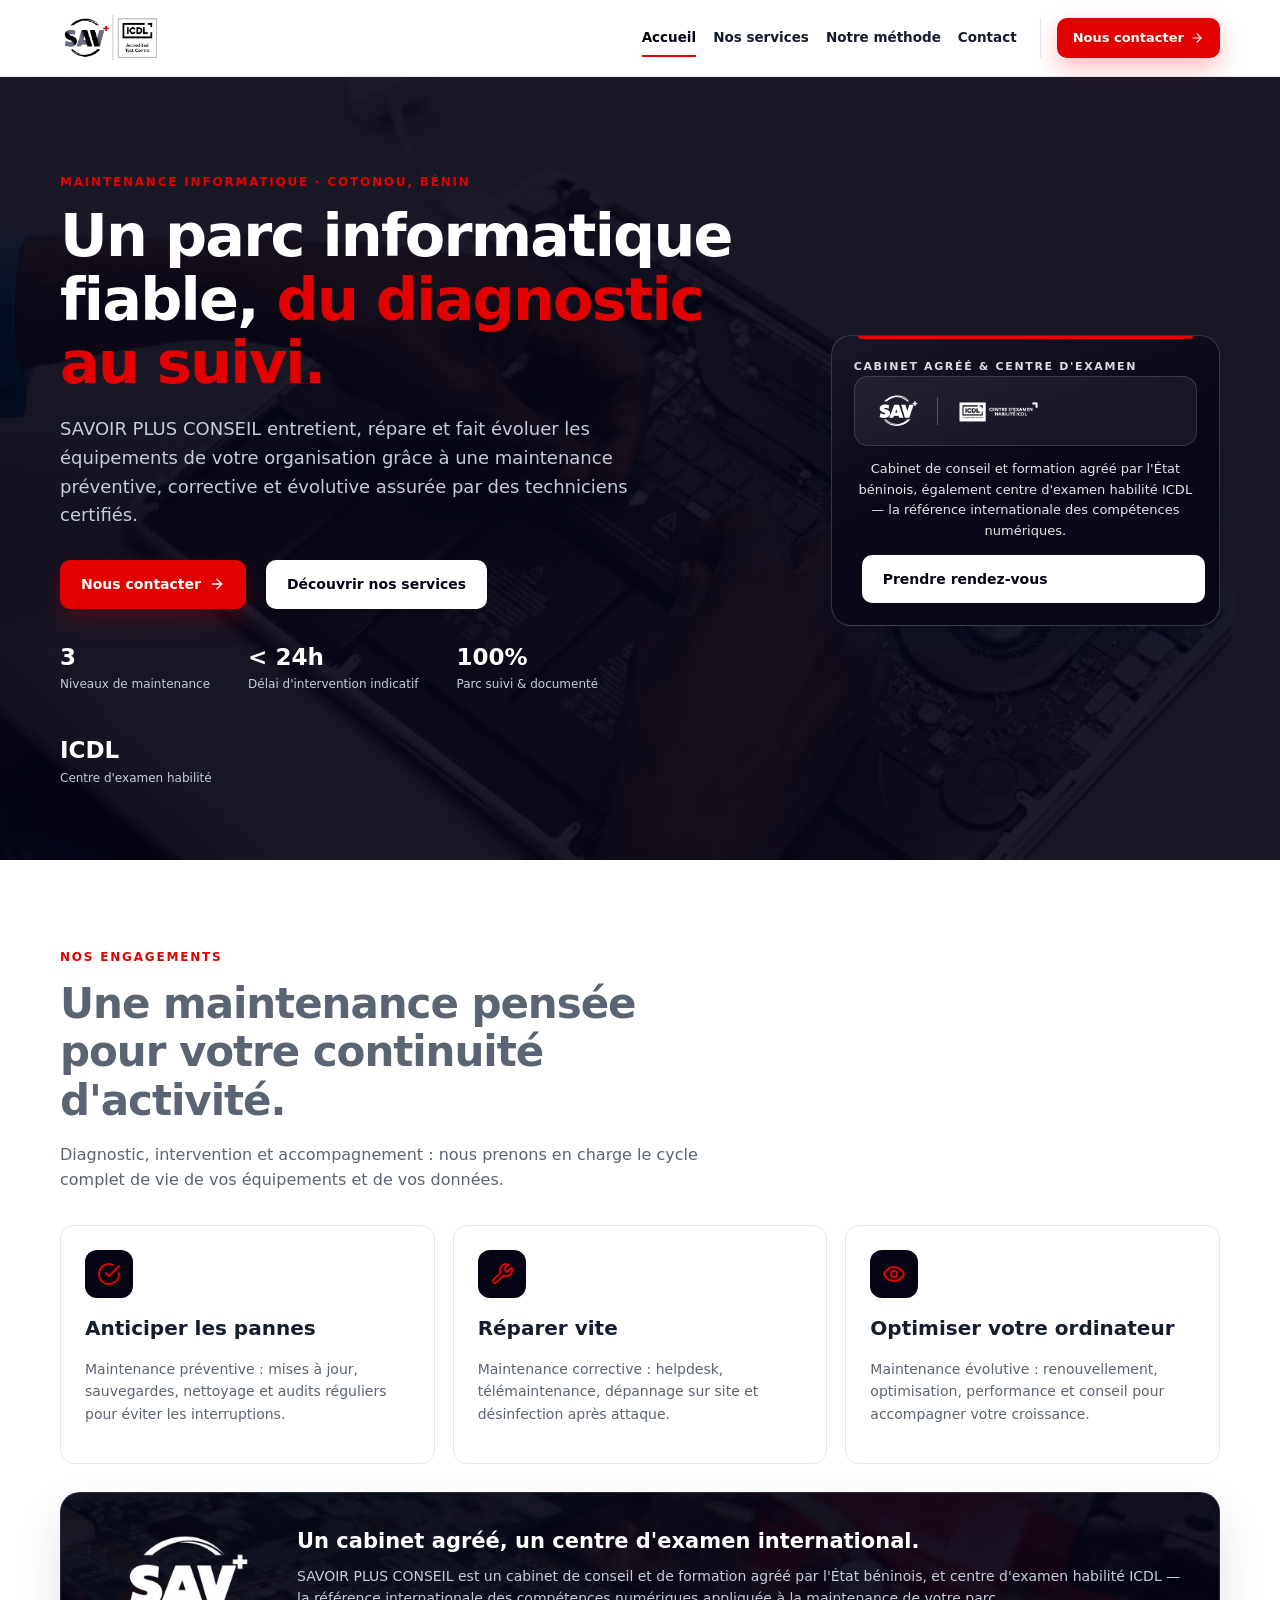
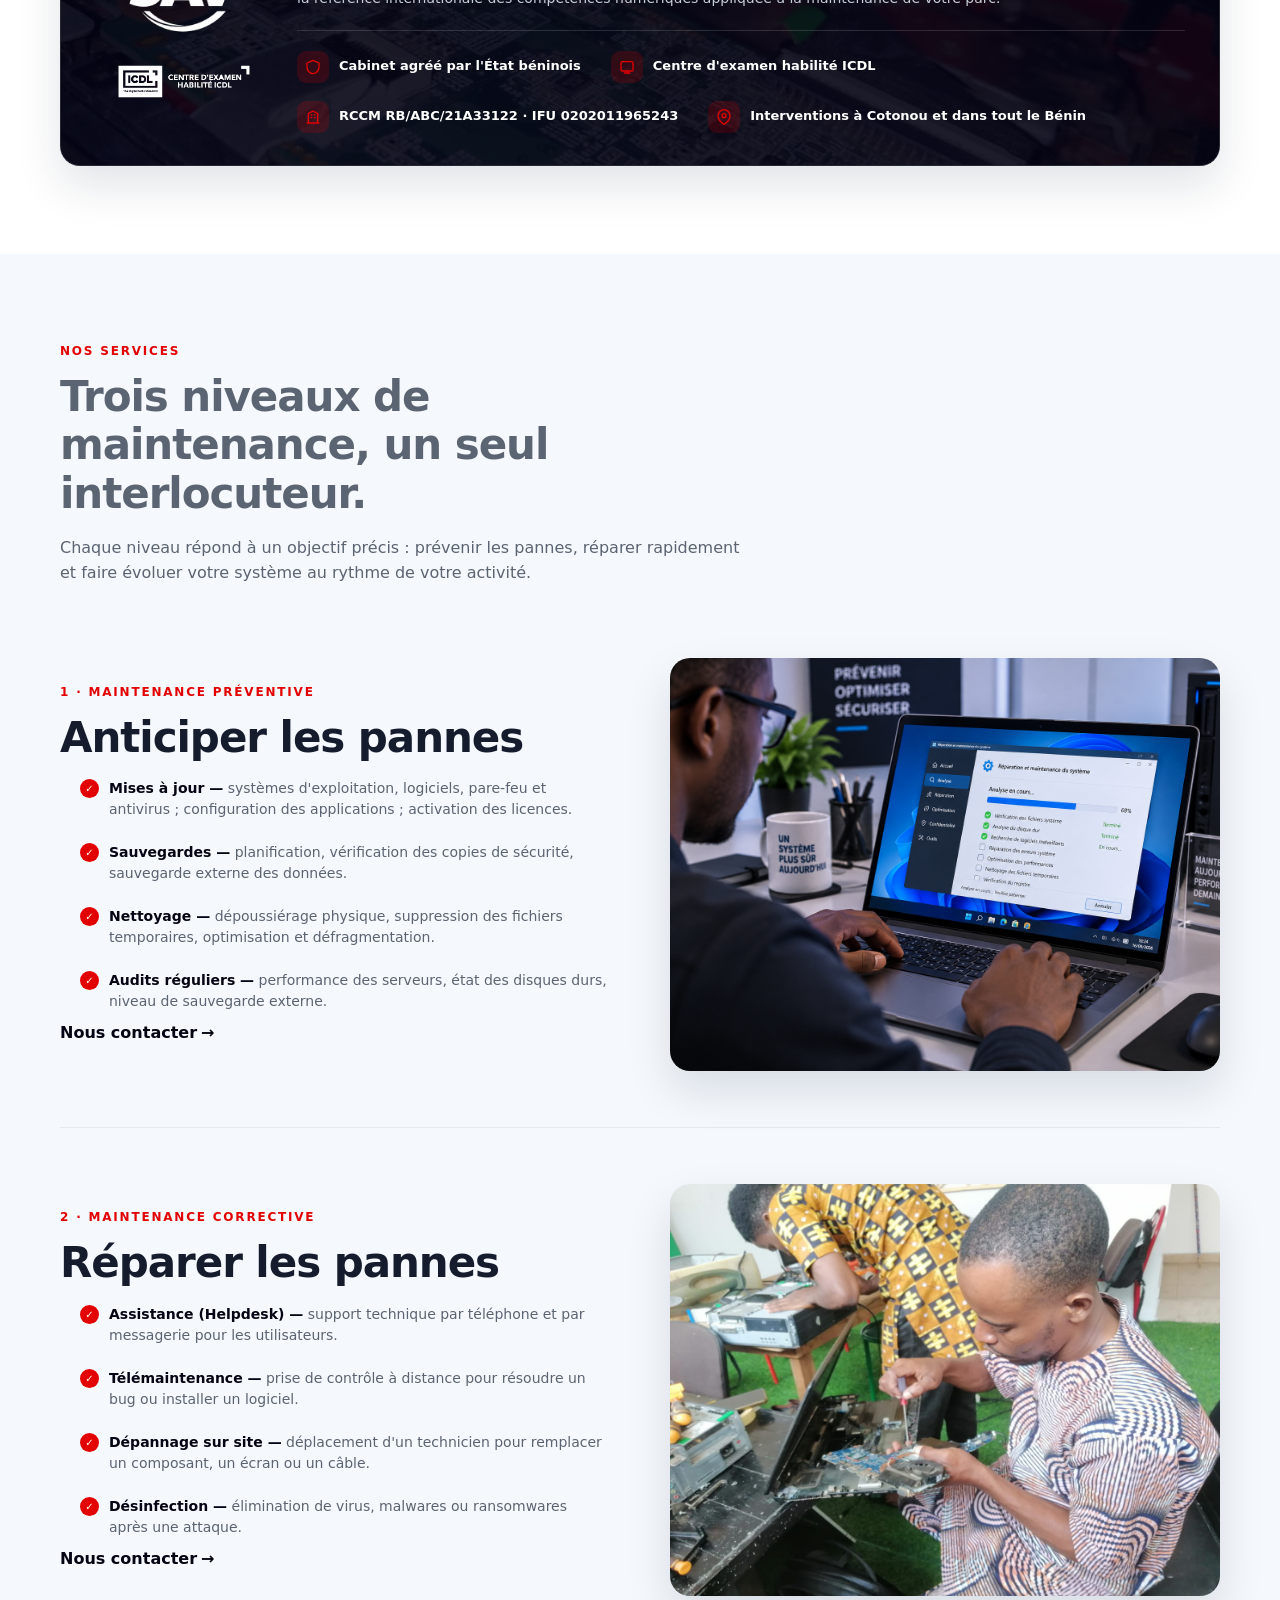
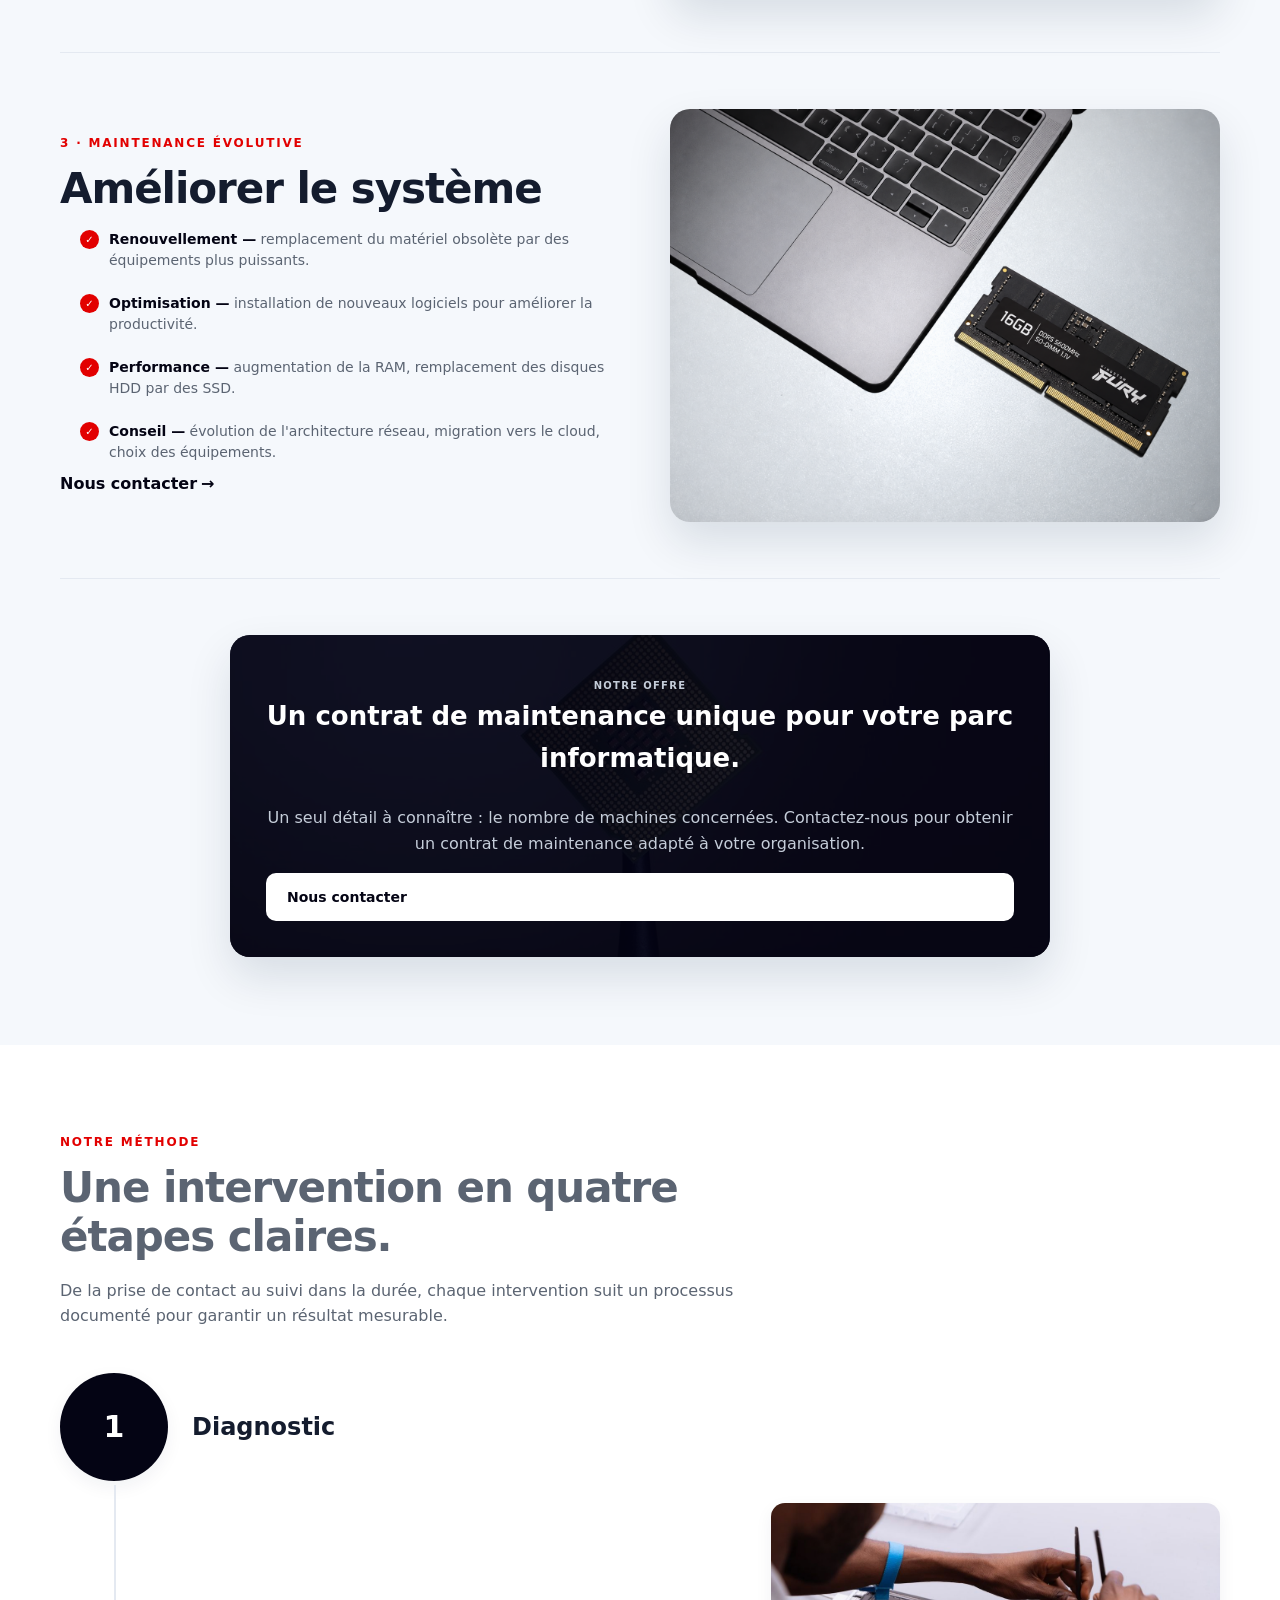
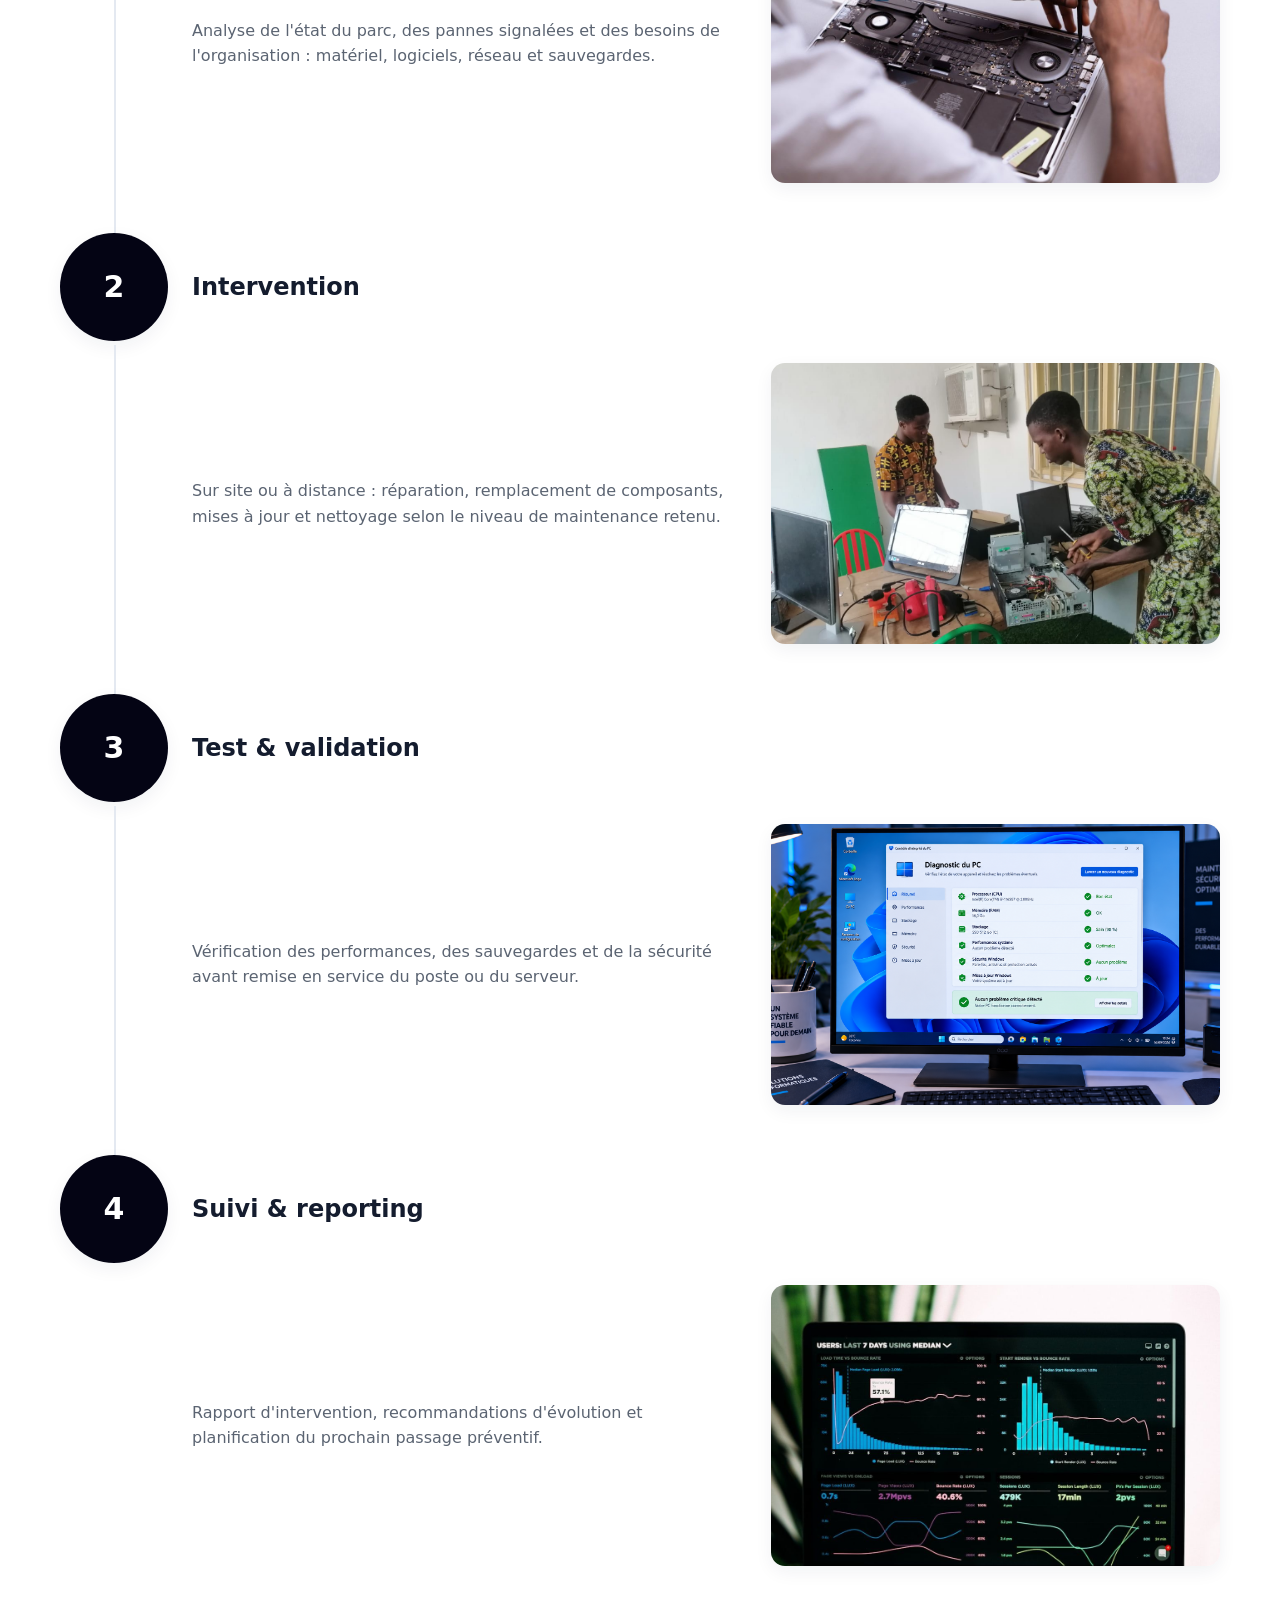
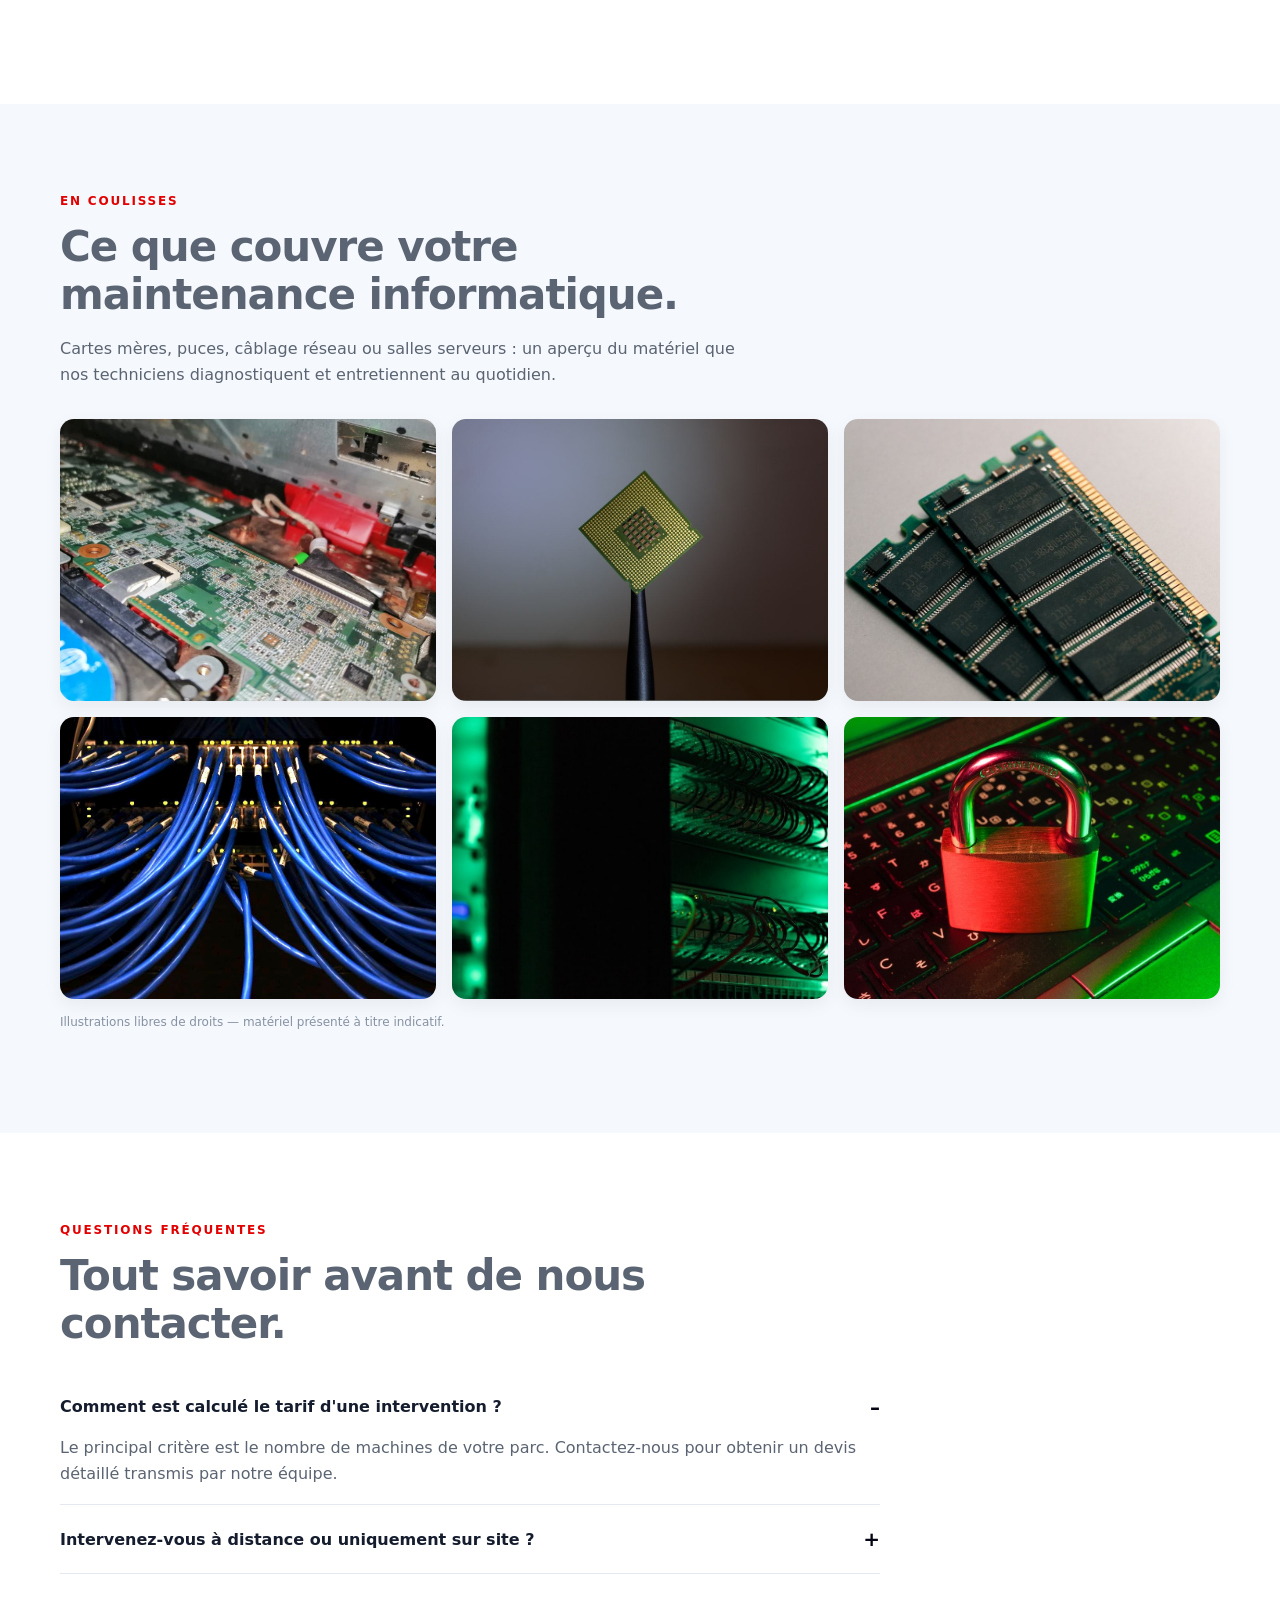
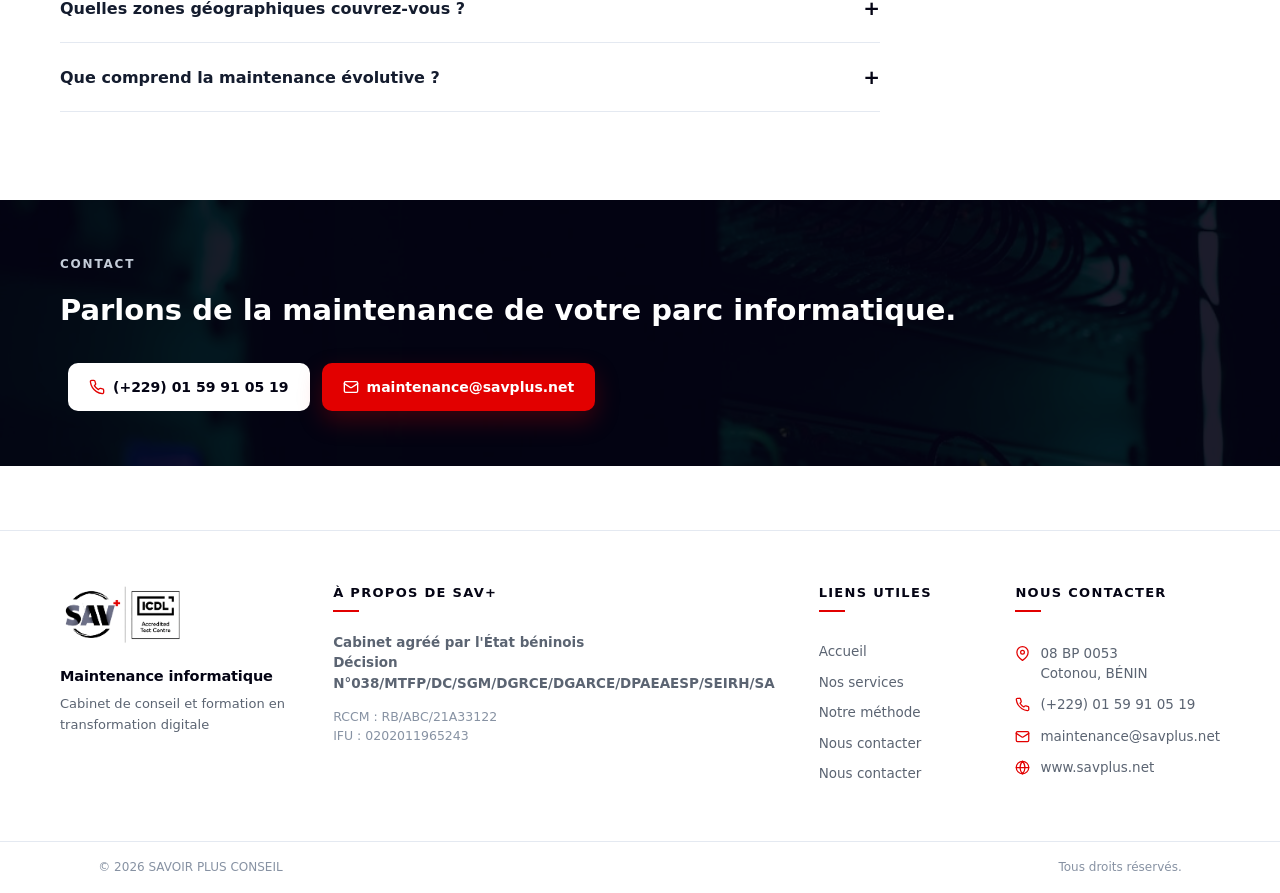
<file: index.html>
<!doctype html>
<html lang="fr" class="no-js">
<head>
  <meta charset="utf-8">
  <meta name="viewport" content="width=device-width, initial-scale=1">
  <title>SAVOIR PLUS CONSEIL | Maintenance informatique à Cotonou</title>
  <meta name="description" content="SAVOIR PLUS CONSEIL, cabinet agréé et centre d'examen habilité ICDL, assure la maintenance préventive, corrective et évolutive de votre parc informatique à Cotonou, Bénin.">
  <link rel="icon" href="assets/LOGO/Logo savplus v1.png">
  <link rel="stylesheet" href="styles.css?v=anim-3">
  <script>document.documentElement.classList.remove('no-js');</script>
</head>
<body>
<header class="site-header" id="siteHeader">
  <div class="container nav">
    <a class="brand" href="index.html"><img class="brand-logo" src="logo.webp" alt="SAV PLUS CONSEIL — Centre d'examen habilité ICDL"></a>
    <nav id="siteNav">
      <a href="#top" data-nav="top">Accueil</a>
      <a href="#services" data-nav="services">Nos services</a>
      <a href="#methode" data-nav="methode">Notre méthode</a>
      <a href="#contact" data-nav="contact">Contact</a>
      <div class="nav-cta">
        <a class="btn btn-gold btn-icon" href="#contact">
          <span>Nous contacter</span>
          <span class="btn-icon" aria-hidden="true"><svg viewBox="0 0 24 24" fill="none" stroke="currentColor" stroke-width="2" stroke-linecap="round" stroke-linejoin="round"><path d="M5 12h14"></path><path d="m12 5 7 7-7 7"></path></svg></span>
        </a>
      </div>
    </nav>
    <button class="nav-toggle" id="navToggle" aria-label="Ouvrir le menu" aria-expanded="false" aria-controls="siteNav"><span></span></button>
  </div>
  <div class="nav-backdrop" id="navBackdrop"></div>
</header>

<main>
<section class="hero" id="top" style="--hero-bg:url('assets/images/hero-technicien.jpg')">
  <div class="container hero-grid">
    <div class="reveal-stagger hero-stagger">
      <div class="eyebrow">MAINTENANCE INFORMATIQUE · COTONOU, BÉNIN</div>
      <h1>Un parc informatique fiable, <span>du diagnostic au suivi.</span></h1>
      <p class="lead">SAVOIR PLUS CONSEIL entretient, répare et fait évoluer les équipements de votre organisation grâce à une maintenance préventive, corrective et évolutive assurée par des techniciens certifiés.</p>
      <div class="hero-actions">
        <a class="btn btn-gold btn-icon" href="#contact">
          <span>Nous contacter</span>
          <span class="btn-icon" aria-hidden="true"><svg viewBox="0 0 24 24" fill="none" stroke="currentColor" stroke-width="2" stroke-linecap="round" stroke-linejoin="round"><path d="M5 12h14"></path><path d="m12 5 7 7-7 7"></path></svg></span>
        </a>
        <a class="btn btn-white" href="#services">Découvrir nos services</a>
      </div>
      <div class="trust-row">
        <div><strong class="counter" data-count-to="3">3</strong><span>Niveaux de maintenance</span></div>
        <div><strong class="counter" data-count-to="24" data-prefix="&lt; " data-suffix="h">&lt; 24h</strong><span>Délai d'intervention indicatif</span></div>
        <div><strong class="counter" data-count-to="100" data-suffix="%">100%</strong><span>Parc suivi &amp; documenté</span></div>
        <div><strong>ICDL</strong><span>Centre d'examen habilité</span></div>
      </div>
    </div>
    <div class="hero-card reveal-right">
      <div class="card-top">CABINET AGRÉÉ &amp; CENTRE D'EXAMEN</div>
      <div class="cert-logos">
        <img src="assets/LOGO/Logo savplus v1 BLANC.png" alt="SAV+">
        <span class="cert-divider" aria-hidden="true"></span>
        <img src="assets/LOGO/LOGO ICDL Blanc.png" alt="ICDL — The Digital Skills Standard">
      </div>
      <p class="hero-note">Cabinet de conseil et formation agréé par l'État béninois, également centre d'examen habilité ICDL — la référence internationale des compétences numériques.</p>
      <a class="btn btn-white btn-wide" href="#contact">Prendre rendez-vous</a>
    </div>
  </div>
</section>

<section class="section">
  <div class="container">
    <div class="section-intro reveal">
      <div class="eyebrow">NOS ENGAGEMENTS</div>
      <h2>Une maintenance pensée pour votre continuité d'activité.</h2>
      <p>Diagnostic, intervention et accompagnement : nous prenons en charge le cycle complet de vie de vos équipements et de vos données.</p>
    </div>
    <div class="cards cards-3 reveal-stagger">
      <article class="card">
        <div class="card-icon" aria-hidden="true"><svg viewBox="0 0 24 24" fill="none" stroke="currentColor" stroke-width="2" stroke-linecap="round" stroke-linejoin="round"><path d="M22 11.08V12a10 10 0 1 1-5.93-9.14"></path><polyline points="22 4 12 14.01 9 11.01"></polyline></svg></div>
        <h3>Anticiper les pannes</h3>
        <p>Maintenance préventive : mises à jour, sauvegardes, nettoyage et audits réguliers pour éviter les interruptions.</p>
      </article>
      <article class="card">
        <div class="card-icon" aria-hidden="true"><svg viewBox="0 0 24 24" fill="none" stroke="currentColor" stroke-width="2" stroke-linecap="round" stroke-linejoin="round"><path d="M14.7 6.3a1 1 0 0 0 0 1.4l1.6 1.6a1 1 0 0 0 1.4 0l3.77-3.77a6 6 0 0 1-7.94 7.94l-6.91 6.91a2.12 2.12 0 0 1-3-3l6.91-6.91a6 6 0 0 1 7.94-7.94l-3.76 3.76z"></path></svg></div>
        <h3>Réparer vite</h3>
        <p>Maintenance corrective : helpdesk, télémaintenance, dépannage sur site et désinfection après attaque.</p>
      </article>
      <article class="card">
        <div class="card-icon" aria-hidden="true"><svg viewBox="0 0 24 24" fill="none" stroke="currentColor" stroke-width="2" stroke-linecap="round" stroke-linejoin="round"><path d="M2 12s3-7 10-7 10 7 10 7-3 7-10 7-10-7-10-7Z"></path><circle cx="12" cy="12" r="3"></circle></svg></div>
        <h3>Optimiser votre ordinateur</h3>
        <p>Maintenance évolutive : renouvellement, optimisation, performance et conseil pour accompagner votre croissance.</p>
      </article>
    </div>

    <div class="accredit-banner reveal">
      <div class="accredit-logos">
        <img src="assets/LOGO/Logo savplus v1 BLANC.png" alt="SAV+">
        <img src="assets/LOGO/LOGO ICDL Blanc.png" alt="ICDL — Centre d'examen habilité">
      </div>
      <div>
        <h3>Un cabinet agréé, un centre d'examen international.</h3>
        <p>SAVOIR PLUS CONSEIL est un cabinet de conseil et de formation agréé par l'État béninois, et centre d'examen habilité ICDL — la référence internationale des compétences numériques appliquée à la maintenance de votre parc.</p>
        <div class="accredit-points">
          <div><span class="accredit-ico" aria-hidden="true"><svg viewBox="0 0 24 24" fill="none" stroke="currentColor" stroke-width="2" stroke-linecap="round" stroke-linejoin="round"><path d="M12 2 3 6v6c0 5 3.8 9.4 9 10 5.2-.6 9-5 9-10V6z"></path></svg></span>Cabinet agréé par l'État béninois</div>
          <div><span class="accredit-ico" aria-hidden="true"><svg viewBox="0 0 24 24" fill="none" stroke="currentColor" stroke-width="2" stroke-linecap="round" stroke-linejoin="round"><rect x="3" y="4" width="18" height="14" rx="2"></rect><path d="M8 21h8M12 18v3"></path></svg></span>Centre d'examen habilité ICDL</div>
          <div><span class="accredit-ico" aria-hidden="true"><svg viewBox="0 0 24 24" fill="none" stroke="currentColor" stroke-width="2" stroke-linecap="round" stroke-linejoin="round"><path d="M3 21h18M5 21V7l7-4 7 4v14M9 9h1m4 0h1m-6 4h1m4 0h1"></path></svg></span>RCCM RB/ABC/21A33122 · IFU 0202011965243</div>
          <div><span class="accredit-ico" aria-hidden="true"><svg viewBox="0 0 24 24" fill="none" stroke="currentColor" stroke-width="2" stroke-linecap="round" stroke-linejoin="round"><path d="M21 10c0 7-9 13-9 13s-9-6-9-13a9 9 0 0 1 18 0z"></path><circle cx="12" cy="10" r="3"></circle></svg></span>Interventions à Cotonou et dans tout le Bénin</div>
        </div>
      </div>
    </div>
  </div>
</section>

<section class="section section-alt" id="services">
  <div class="container">
    <div class="section-intro reveal">
      <div class="eyebrow">NOS SERVICES</div>
      <h2>Trois niveaux de maintenance, un seul interlocuteur.</h2>
      <p>Chaque niveau répond à un objectif précis : prévenir les pannes, réparer rapidement et faire évoluer votre système au rythme de votre activité.</p>
    </div>

    <div class="feature-row">
      <div class="feature-row-body reveal-left">
        <div class="eyebrow">1 · MAINTENANCE PRÉVENTIVE</div>
        <h2>Anticiper les pannes</h2>
        <ul class="check-list">
          <li><span><strong>Mises à jour —</strong> systèmes d'exploitation, logiciels, pare-feu et antivirus ; configuration des applications ; activation des licences.</span></li>
          <li><span><strong>Sauvegardes —</strong> planification, vérification des copies de sécurité, sauvegarde externe des données.</span></li>
          <li><span><strong>Nettoyage —</strong> dépoussiérage physique, suppression des fichiers temporaires, optimisation et défragmentation.</span></li>
          <li><span><strong>Audits réguliers —</strong> performance des serveurs, état des disques durs, niveau de sauvegarde externe.</span></li>
        </ul>
        <a class="text-link" href="#contact">Nous contacter <span aria-hidden="true">→</span></a>
      </div>
      <div class="feature-row-media reveal-right"><img src="assets/images/maintenance-preventive.jpg" alt="Analyse et réparation du système en cours sur un ordinateur portable" loading="lazy"></div>
    </div>

    <div class="feature-row reverse">
      <div class="feature-row-body reveal-right">
        <div class="eyebrow">2 · MAINTENANCE CORRECTIVE</div>
        <h2>Réparer les pannes</h2>
        <ul class="check-list">
          <li><span><strong>Assistance (Helpdesk) —</strong> support technique par téléphone et par messagerie pour les utilisateurs.</span></li>
          <li><span><strong>Télémaintenance —</strong> prise de contrôle à distance pour résoudre un bug ou installer un logiciel.</span></li>
          <li><span><strong>Dépannage sur site —</strong> déplacement d'un technicien pour remplacer un composant, un écran ou un câble.</span></li>
          <li><span><strong>Désinfection —</strong> élimination de virus, malwares ou ransomwares après une attaque.</span></li>
        </ul>
        <a class="text-link" href="#contact">Nous contacter <span aria-hidden="true">→</span></a>
      </div>
      <div class="feature-row-media reveal-left"><img src="assets/images/reparation-carte-mere.jpg" alt="Technicien SAV+ réparant la carte mère d'un ordinateur portable" loading="lazy"></div>
    </div>

    <div class="feature-row">
      <div class="feature-row-body reveal-left">
        <div class="eyebrow">3 · MAINTENANCE ÉVOLUTIVE</div>
        <h2>Améliorer le système</h2>
        <ul class="check-list">
          <li><span><strong>Renouvellement —</strong> remplacement du matériel obsolète par des équipements plus puissants.</span></li>
          <li><span><strong>Optimisation —</strong> installation de nouveaux logiciels pour améliorer la productivité.</span></li>
          <li><span><strong>Performance —</strong> augmentation de la RAM, remplacement des disques HDD par des SSD.</span></li>
          <li><span><strong>Conseil —</strong> évolution de l'architecture réseau, migration vers le cloud, choix des équipements.</span></li>
        </ul>
        <a class="text-link" href="#contact">Nous contacter <span aria-hidden="true">→</span></a>
      </div>
      <div class="feature-row-media reveal-right"><img src="assets/images/ram-upgrade.jpg" alt="Barrette de mémoire RAM près d'un ordinateur portable, mise à niveau matérielle" loading="lazy"></div>
    </div>

    <div class="cta-panel reveal" style="max-width:820px;margin:56px auto 0;text-align:center">
      <span class="tag">NOTRE OFFRE</span>
      <h3>Un contrat de maintenance unique pour votre parc informatique.</h3>
      <p>Un seul détail à connaître : le nombre de machines concernées. Contactez-nous pour obtenir un contrat de maintenance adapté à votre organisation.</p>
      <a class="btn btn-primary btn-wide" href="#contact">Nous contacter</a>
    </div>
  </div>
</section>

<section class="section" id="methode">
  <div class="container">
    <div class="section-intro reveal">
      <div class="eyebrow">NOTRE MÉTHODE</div>
      <h2>Une intervention en quatre étapes claires.</h2>
      <p>De la prise de contact au suivi dans la durée, chaque intervention suit un processus documenté pour garantir un résultat mesurable.</p>
    </div>
    <div class="timeline reveal-stagger">
      <div class="timeline-item">
        <div class="timeline-head">
          <div class="timeline-num">1</div>
          <h3>Diagnostic</h3>
        </div>
        <div class="timeline-body">
          <p>Analyse de l'état du parc, des pannes signalées et des besoins de l'organisation : matériel, logiciels, réseau et sauvegardes.</p>
          <img src="assets/images/technician-onsite.jpg" alt="Technicien effectuant un diagnostic de précision sur une carte mère" loading="lazy">
        </div>
      </div>
      <div class="timeline-item">
        <div class="timeline-head">
          <div class="timeline-num">2</div>
          <h3>Intervention</h3>
        </div>
        <div class="timeline-body">
          <p>Sur site ou à distance : réparation, remplacement de composants, mises à jour et nettoyage selon le niveau de maintenance retenu.</p>
          <img src="assets/images/intervention-unite-centrale.jpg" alt="Techniciens SAV+ en intervention sur une unité centrale" loading="lazy">
        </div>
      </div>
      <div class="timeline-item">
        <div class="timeline-head">
          <div class="timeline-num">3</div>
          <h3>Test &amp; validation</h3>
        </div>
        <div class="timeline-body">
          <p>Vérification des performances, des sauvegardes et de la sécurité avant remise en service du poste ou du serveur.</p>
          <img src="assets/images/test-validation.jpg" alt="Diagnostic du PC : vérification des performances, du stockage et de la sécurité" loading="lazy">
        </div>
      </div>
      <div class="timeline-item">
        <div class="timeline-head">
          <div class="timeline-num">4</div>
          <h3>Suivi &amp; reporting</h3>
        </div>
        <div class="timeline-body">
          <p>Rapport d'intervention, recommandations d'évolution et planification du prochain passage préventif.</p>
          <img src="assets/images/laptop-code-screen.jpg" alt="Tableau de bord de suivi des performances et rapport d'intervention" loading="lazy">
        </div>
      </div>
    </div>
  </div>
</section>

<section class="section section-alt">
  <div class="container">
    <div class="section-intro reveal">
      <div class="eyebrow">EN COULISSES</div>
      <h2>Ce que couvre votre maintenance informatique.</h2>
      <p>Cartes mères, puces, câblage réseau ou salles serveurs : un aperçu du matériel que nos techniciens diagnostiquent et entretiennent au quotidien.</p>
    </div>
    <div class="gallery-grid reveal-stagger">
      <img src="assets/images/motherboard-macro.jpg" alt="Gros plan sur la carte mère d'un ordinateur en réparation" loading="lazy">
      <img src="assets/images/circuit-chip-macro.jpg" alt="Gros plan sur un processeur et ses composants" loading="lazy">
      <img src="assets/images/ram-module.jpg" alt="Barrette de mémoire RAM DDR5 moderne" loading="lazy">
      <img src="assets/images/network-cables.jpg" alt="Câblage réseau en baie de brassage" loading="lazy">
      <img src="assets/images/server-room.jpg" alt="Unité centrale démontée pour diagnostic et réparation" loading="lazy">
      <img src="assets/images/cybersecurity-lock.jpg" alt="Ordinateur protégé par la sécurité Windows" loading="lazy">
    </div>
    <p class="gallery-note">Illustrations libres de droits — matériel présenté à titre indicatif.</p>
  </div>
</section>

<section class="section">
  <div class="container">
    <div class="section-intro reveal">
      <div class="eyebrow">QUESTIONS FRÉQUENTES</div>
      <h2>Tout savoir avant de nous contacter.</h2>
    </div>
    <div class="reveal" style="max-width:820px;margin-top:24px">
      <details class="faq-item" open>
        <summary>Comment est calculé le tarif d'une intervention ?</summary>
        <p>Le principal critère est le nombre de machines de votre parc. Contactez-nous pour obtenir un devis détaillé transmis par notre équipe.</p>
      </details>
      <details class="faq-item">
        <summary>Intervenez-vous à distance ou uniquement sur site ?</summary>
        <p>Les deux : la télémaintenance résout la majorité des incidents logiciels, un technicien se déplace pour tout ce qui touche au matériel (composant, écran, câble).</p>
      </details>
      <details class="faq-item">
        <summary>Quelles zones géographiques couvrez-vous ?</summary>
        <p>Nous intervenons à Cotonou et, selon les besoins, dans le reste du Bénin. Contactez-nous pour vérifier la couverture de votre organisation.</p>
      </details>
      <details class="faq-item">
        <summary>Que comprend la maintenance évolutive ?</summary>
        <p>Le renouvellement du matériel obsolète, l'optimisation logicielle, l'ajout de RAM ou de SSD, ainsi que des conseils sur l'architecture réseau et la migration vers le cloud.</p>
      </details>
    </div>
  </div>
</section>

<section class="contact-strip" id="contact">
  <div class="container contact-flex">
    <div class="reveal-left">
      <div class="eyebrow">CONTACT</div>
      <h2>Parlons de la maintenance de votre parc informatique.</h2>
    </div>
    <div class="hero-actions reveal-right" style="margin:0">
      <a class="btn btn-white btn-icon" href="tel:+2290159910519">
        <span class="btn-icon" aria-hidden="true"><svg viewBox="0 0 24 24" fill="none" stroke="currentColor" stroke-width="2" stroke-linecap="round" stroke-linejoin="round"><path d="M22 16.92v3a2 2 0 0 1-2.18 2 19.79 19.79 0 0 1-8.63-3.07 19.5 19.5 0 0 1-6-6 19.79 19.79 0 0 1-3.07-8.67A2 2 0 0 1 4.11 2h3a2 2 0 0 1 2 1.72c.13.96.36 1.9.7 2.81a2 2 0 0 1-.45 2.11L8.09 9.91a16 16 0 0 0 6 6l1.27-1.27a2 2 0 0 1 2.11-.45c.91.34 1.85.57 2.81.7A2 2 0 0 1 22 16.92z"></path></svg></span>
        <span>(+229) 01 59 91 05 19</span>
      </a>
      <a class="btn btn-gold btn-icon" href="mailto:maintenance@savplus.net">
        <span class="btn-icon" aria-hidden="true"><svg viewBox="0 0 24 24" fill="none" stroke="currentColor" stroke-width="2" stroke-linecap="round" stroke-linejoin="round"><rect width="20" height="16" x="2" y="4" rx="2"></rect><path d="m22 7-8.97 5.7a1.94 1.94 0 0 1-2.06 0L2 7"></path></svg></span>
        <span>maintenance@savplus.net</span>
      </a>
    </div>
  </div>
</section>
</main>

<footer>
  <div class="container footer-grid">
    <div class="footer-col footer-identity">
      <a class="footer-brand" href="index.html"><img class="footer-logo" src="logo.webp" alt="SAV+"></a>
      <p class="footer-tagline">Maintenance informatique</p>
      <p class="footer-sub">Cabinet de conseil et formation en transformation digitale</p>
    </div>
    <div class="footer-col">
      <h4 class="footer-title">À propos de SAV+</h4>
      <p class="footer-stat">Cabinet agréé par l'État béninois<br>Décision N°038/MTFP/DC/SGM/DGRCE/DGARCE/DPAEAESP/SEIRH/SA</p>
      <p class="footer-meta">RCCM : RB/ABC/21A33122<br>IFU : 0202011965243</p>
    </div>
    <div class="footer-col footer-links">
      <h4 class="footer-title">Liens utiles</h4>
      <a href="#top">Accueil</a>
      <a href="#services">Nos services</a>
      <a href="#methode">Notre méthode</a>
      <a href="#contact">Nous contacter</a>
      <a href="mailto:maintenance@savplus.net">Nous contacter</a>
    </div>
    <div class="footer-col footer-contact">
      <h4 class="footer-title">Nous contacter</h4>
      <p class="footer-line"><svg viewBox="0 0 24 24" fill="none" stroke="currentColor" stroke-width="2" stroke-linecap="round" stroke-linejoin="round" aria-hidden="true"><path d="M21 10c0 7-9 13-9 13s-9-6-9-13a9 9 0 0 1 18 0z"/><circle cx="12" cy="10" r="3"/></svg><span>08 BP 0053<br>Cotonou, BÉNIN</span></p>
      <p class="footer-line"><svg viewBox="0 0 24 24" fill="none" stroke="currentColor" stroke-width="2" stroke-linecap="round" stroke-linejoin="round" aria-hidden="true"><path d="M22 16.92v3a2 2 0 0 1-2.18 2 19.79 19.79 0 0 1-8.63-3.07 19.5 19.5 0 0 1-6-6 19.79 19.79 0 0 1-3.07-8.67A2 2 0 0 1 4.11 2h3a2 2 0 0 1 2 1.72c.13.96.36 1.9.7 2.81a2 2 0 0 1-.45 2.11L8.09 9.91a16 16 0 0 0 6 6l1.27-1.27a2 2 0 0 1 2.11-.45c.91.34 1.85.57 2.81.7A2 2 0 0 1 22 16.92z"/></svg><a href="tel:+2290159910519">(+229) 01 59 91 05 19</a></p>
      <p class="footer-line"><svg viewBox="0 0 24 24" fill="none" stroke="currentColor" stroke-width="2" stroke-linecap="round" stroke-linejoin="round" aria-hidden="true"><rect width="20" height="16" x="2" y="4" rx="2"/><path d="m22 7-8.97 5.7a1.94 1.94 0 0 1-2.06 0L2 7"/></svg><a href="mailto:maintenance@savplus.net">maintenance@savplus.net</a></p>
      <p class="footer-line"><svg viewBox="0 0 24 24" fill="none" stroke="currentColor" stroke-width="2" stroke-linecap="round" stroke-linejoin="round" aria-hidden="true"><circle cx="12" cy="12" r="10"/><path d="M2 12h20"/><path d="M12 2a15.3 15.3 0 0 1 4 10 15.3 15.3 0 0 1-4 10 15.3 15.3 0 0 1-4-10 15.3 15.3 0 0 1 4-10z"/></svg><a href="https://savplus.net/" target="_blank" rel="noopener">www.savplus.net</a></p>
    </div>
  </div>
  <div class="footer-base">
    <div class="container footer-base-inner">
      <span>© 2026 SAVOIR PLUS CONSEIL</span>
      <span>Tous droits réservés.</span>
    </div>
  </div>
</footer>
<script src="script.js?v=anim-3"></script>
</body>
</html>
</file>
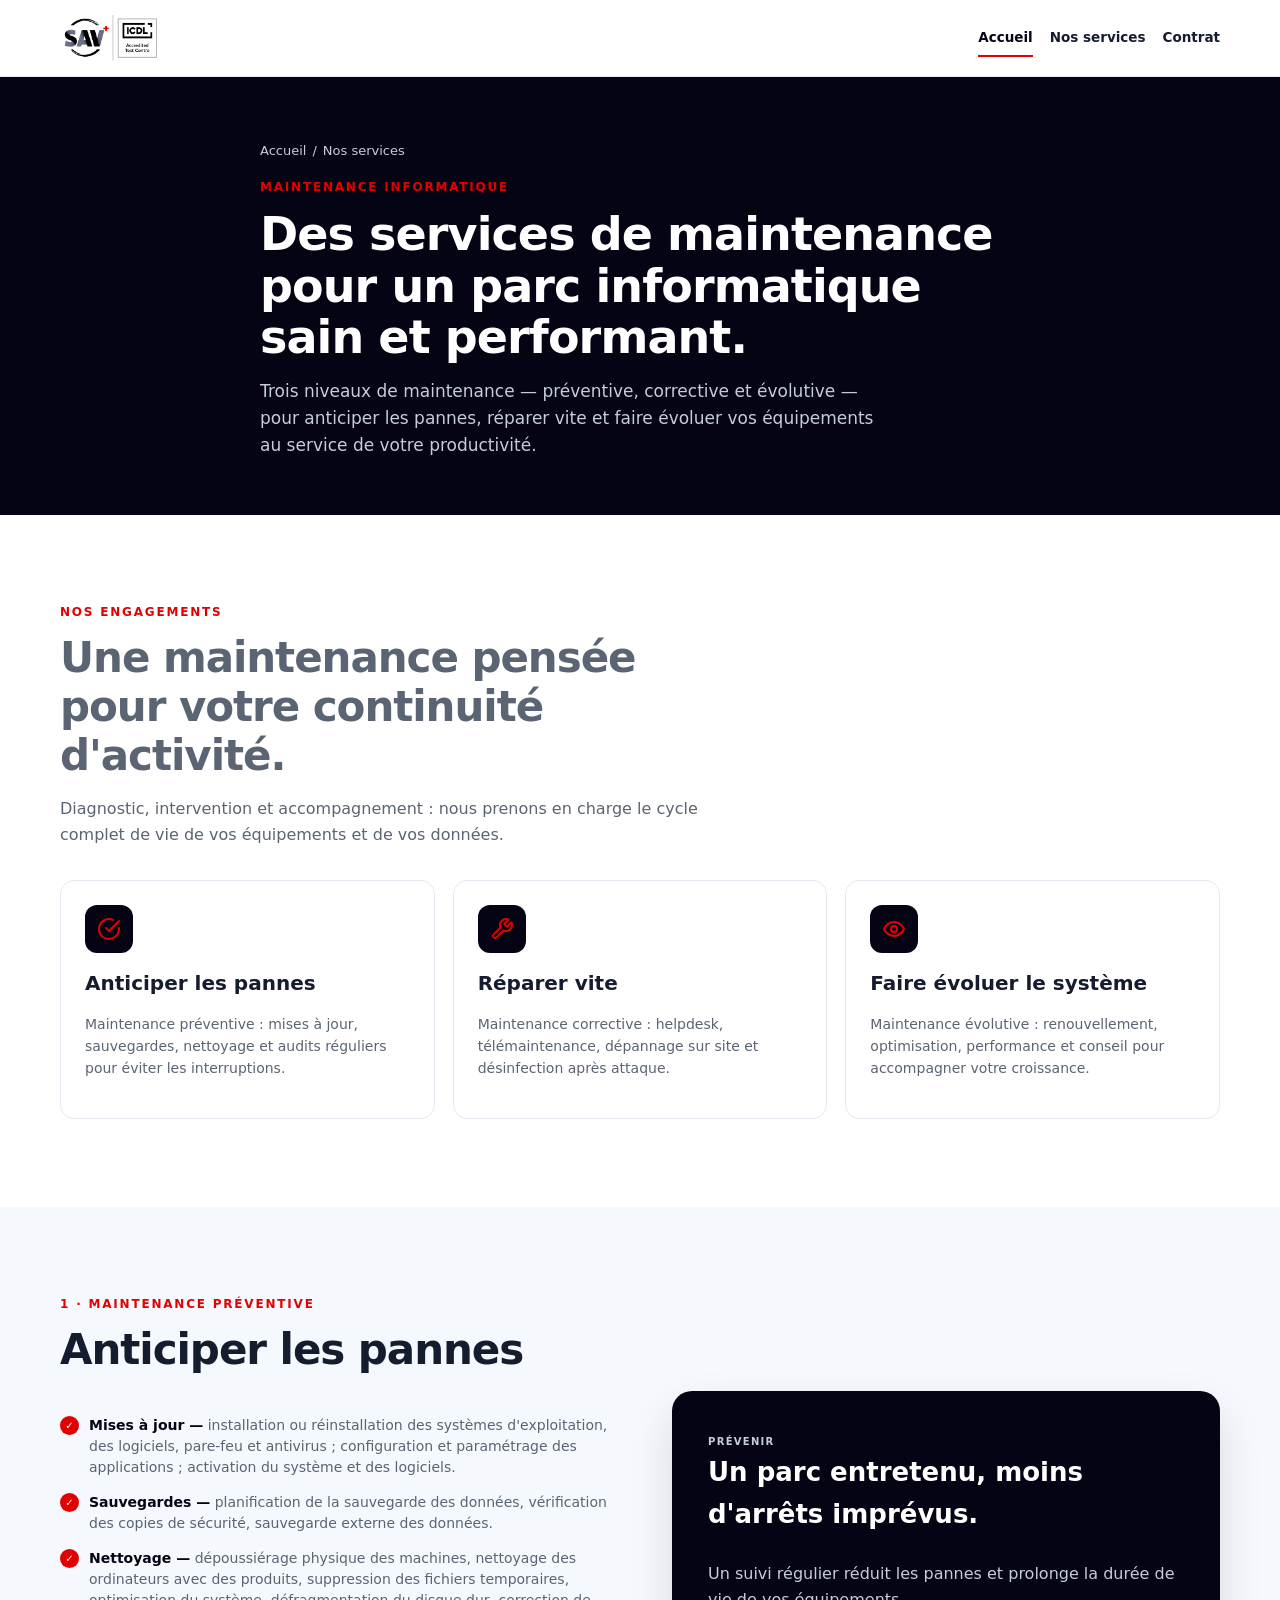
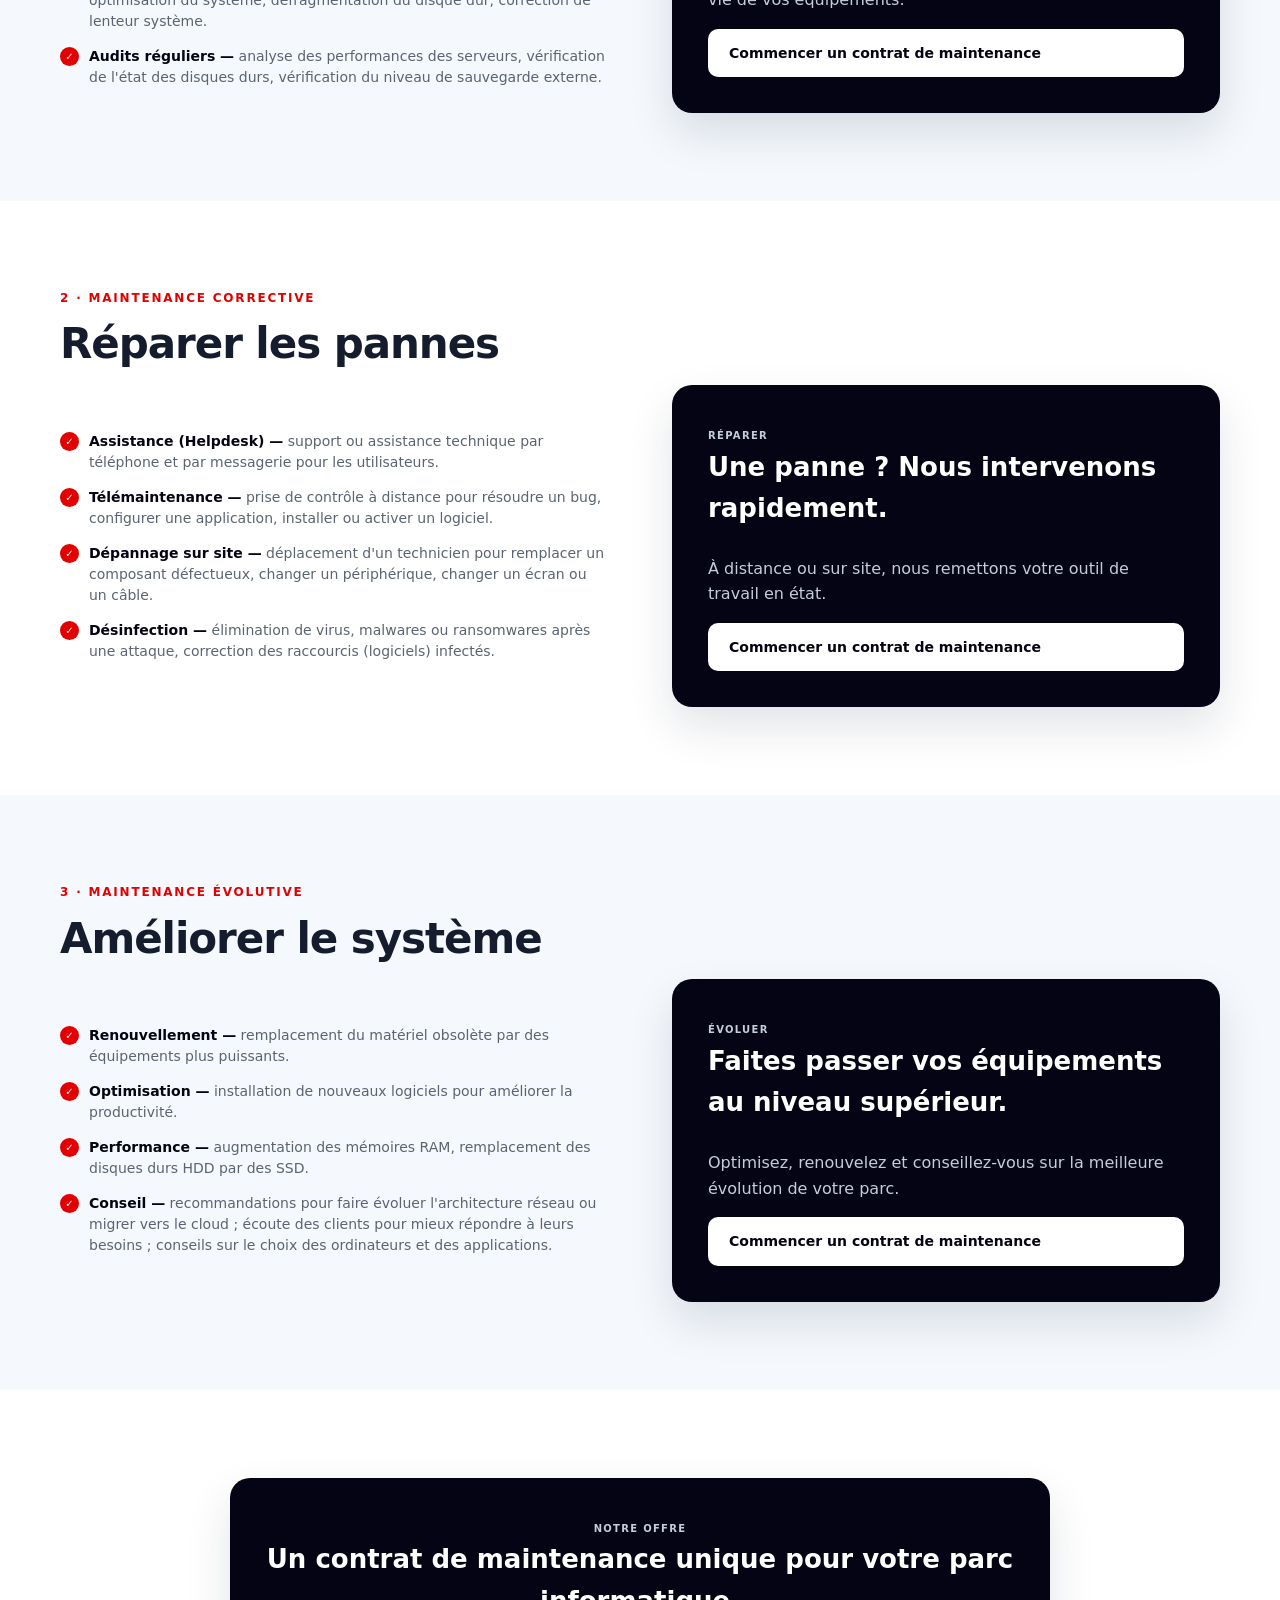
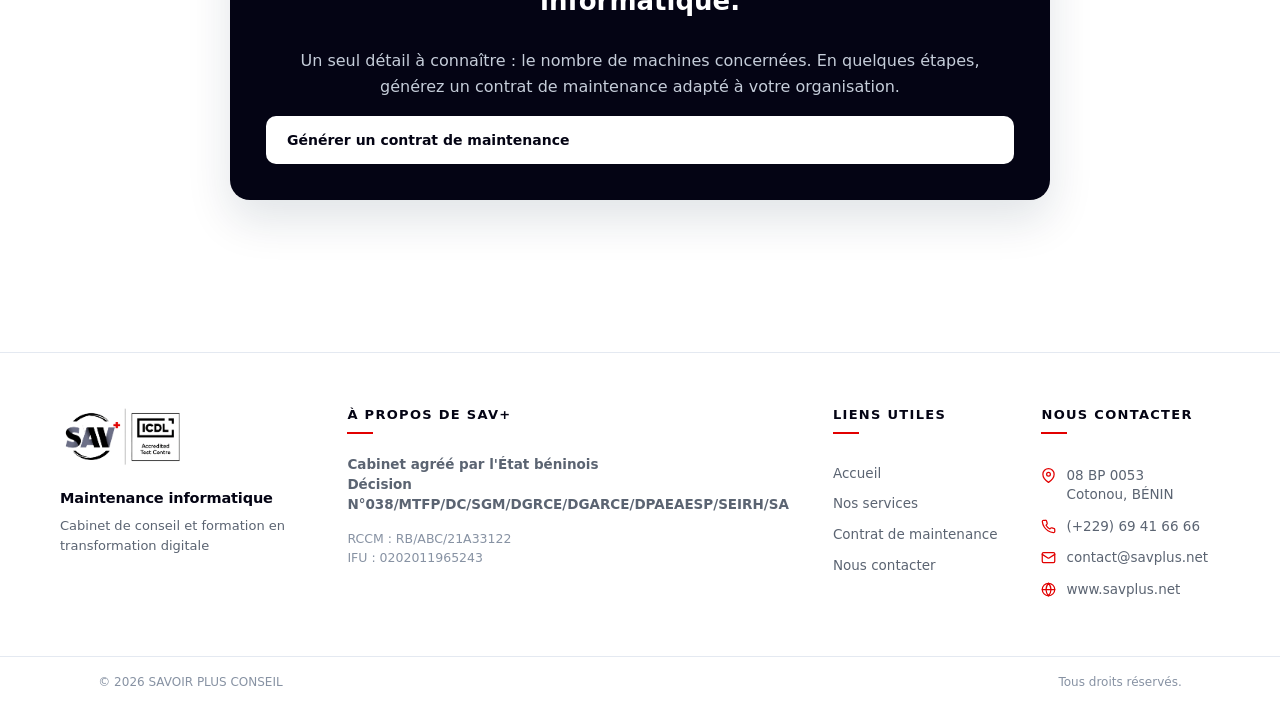
<file: Maintenance_Services_Presentation/index.html>
<!doctype html>
<html lang="fr">
<head>
  <meta charset="utf-8">
  <meta name="viewport" content="width=device-width, initial-scale=1">
  <title>Nos services de maintenance informatique | SAVOIR PLUS CONSEIL</title>
  <meta name="description" content="Maintenance préventive, corrective et évolutive de votre parc informatique par SAVOIR PLUS CONSEIL : anticiper les pannes, réparer vite et faire évoluer votre système.">
  <link rel="stylesheet" href="styles.css?v=anim-3">
</head>
<body>
<header class="site-header" id="siteHeader">
  <div class="container nav">
    <a class="brand" href="index.html"><img class="brand-logo" src="logo.webp" alt="SAV PLUS CONSEIL ICDL"></a>
    <nav id="siteNav">
      <a href="index.html" aria-current="page">Accueil</a>
      <a href="index.html#services">Nos services</a>
      <a href="maintenance.html">Contrat</a>
    </nav>
    <button class="nav-toggle" id="navToggle" aria-label="Ouvrir le menu" aria-expanded="false" aria-controls="siteNav"><span></span></button>
  </div>
</header>

<main>
<section class="page-hero">
  <div class="container page-hero-content">
    <div class="breadcrumb"><a href="index.html">Accueil</a><span>/</span><span>Nos services</span></div>
    <div class="eyebrow">MAINTENANCE INFORMATIQUE</div>
    <h1>Des services de maintenance pour un parc informatique sain et performant.</h1>
    <p>Trois niveaux de maintenance — préventive, corrective et évolutive — pour anticiper les pannes, réparer vite et faire évoluer vos équipements au service de votre productivité.</p>
  </div>
</section>

<section class="section">
  <div class="container">
    <div class="section-intro">
      <div class="eyebrow">NOS ENGAGEMENTS</div>
      <h2>Une maintenance pensée pour votre continuité d'activité.</h2>
      <p>Diagnostic, intervention et accompagnement : nous prenons en charge le cycle complet de vie de vos équipements et de vos données.</p>
    </div>
    <div class="cards cards-3">
      <article class="card">
        <div class="card-icon" aria-hidden="true"><svg viewBox="0 0 24 24" fill="none" stroke="currentColor" stroke-width="2" stroke-linecap="round" stroke-linejoin="round"><path d="M22 11.08V12a10 10 0 1 1-5.93-9.14"></path><polyline points="22 4 12 14.01 9 11.01"></polyline></svg></div>
        <h3>Anticiper les pannes</h3>
        <p>Maintenance préventive : mises à jour, sauvegardes, nettoyage et audits réguliers pour éviter les interruptions.</p>
      </article>
      <article class="card">
        <div class="card-icon" aria-hidden="true"><svg viewBox="0 0 24 24" fill="none" stroke="currentColor" stroke-width="2" stroke-linecap="round" stroke-linejoin="round"><path d="M14.7 6.3a1 1 0 0 0 0 1.4l1.6 1.6a1 1 0 0 0 1.4 0l3.77-3.77a6 6 0 0 1-7.94 7.94l-6.91 6.91a2.12 2.12 0 0 1-3-3l6.91-6.91a6 6 0 0 1 7.94-7.94l-3.76 3.76z"></path></svg></div>
        <h3>Réparer vite</h3>
        <p>Maintenance corrective : helpdesk, télémaintenance, dépannage sur site et désinfection après attaque.</p>
      </article>
      <article class="card">
        <div class="card-icon" aria-hidden="true"><svg viewBox="0 0 24 24" fill="none" stroke="currentColor" stroke-width="2" stroke-linecap="round" stroke-linejoin="round"><path d="M2 12s3-7 10-7 10 7 10 7-3 7-10 7-10-7-10-7Z"></path><circle cx="12" cy="12" r="3"></circle></svg></div>
        <h3>Faire évoluer le système</h3>
        <p>Maintenance évolutive : renouvellement, optimisation, performance et conseil pour accompagner votre croissance.</p>
      </article>
    </div>
  </div>
</section>

<section class="section section-alt" id="services">
  <div class="container">
    <div class="eyebrow">1 · MAINTENANCE PRÉVENTIVE</div>
    <h2>Anticiper les pannes</h2>
    <div class="two-col">
      <div>
        <ul class="check-list">
          <li><span><strong>Mises à jour —</strong> installation ou réinstallation des systèmes d'exploitation, des logiciels, pare-feu et antivirus ; configuration et paramétrage des applications ; activation du système et des logiciels.</span></li>
          <li><span><strong>Sauvegardes —</strong> planification de la sauvegarde des données, vérification des copies de sécurité, sauvegarde externe des données.</span></li>
          <li><span><strong>Nettoyage —</strong> dépoussiérage physique des machines, nettoyage des ordinateurs avec des produits, suppression des fichiers temporaires, optimisation du système, défragmentation du disque dur, correction de lenteur système.</span></li>
          <li><span><strong>Audits réguliers —</strong> analyse des performances des serveurs, vérification de l'état des disques durs, vérification du niveau de sauvegarde externe.</span></li>
        </ul>
      </div>
      <div class="cta-panel">
        <span class="tag">PRÉVENIR</span>
        <h3>Un parc entretenu, moins d'arrêts imprévus.</h3>
        <p>Un suivi régulier réduit les pannes et prolonge la durée de vie de vos équipements.</p>
        <a class="btn btn-primary btn-wide" href="maintenance.html">Commencer un contrat de maintenance</a>
      </div>
    </div>
  </div>
</section>

<section class="section">
  <div class="container">
    <div class="eyebrow">2 · MAINTENANCE CORRECTIVE</div>
    <h2>Réparer les pannes</h2>
    <div class="two-col">
      <div>
        <ul class="check-list">
          <li><span><strong>Assistance (Helpdesk) —</strong> support ou assistance technique par téléphone et par messagerie pour les utilisateurs.</span></li>
          <li><span><strong>Télémaintenance —</strong> prise de contrôle à distance pour résoudre un bug, configurer une application, installer ou activer un logiciel.</span></li>
          <li><span><strong>Dépannage sur site —</strong> déplacement d'un technicien pour remplacer un composant défectueux, changer un périphérique, changer un écran ou un câble.</span></li>
          <li><span><strong>Désinfection —</strong> élimination de virus, malwares ou ransomwares après une attaque, correction des raccourcis (logiciels) infectés.</span></li>
        </ul>
      </div>
      <div class="cta-panel">
        <span class="tag">RÉPARER</span>
        <h3>Une panne ? Nous intervenons rapidement.</h3>
        <p>À distance ou sur site, nous remettons votre outil de travail en état.</p>
        <a class="btn btn-primary btn-wide" href="maintenance.html">Commencer un contrat de maintenance</a>
      </div>
    </div>
  </div>
</section>

<section class="section section-alt">
  <div class="container">
    <div class="eyebrow">3 · MAINTENANCE ÉVOLUTIVE</div>
    <h2>Améliorer le système</h2>
    <div class="two-col">
      <div>
        <ul class="check-list">
          <li><span><strong>Renouvellement —</strong> remplacement du matériel obsolète par des équipements plus puissants.</span></li>
          <li><span><strong>Optimisation —</strong> installation de nouveaux logiciels pour améliorer la productivité.</span></li>
          <li><span><strong>Performance —</strong> augmentation des mémoires RAM, remplacement des disques durs HDD par des SSD.</span></li>
          <li><span><strong>Conseil —</strong> recommandations pour faire évoluer l'architecture réseau ou migrer vers le cloud ; écoute des clients pour mieux répondre à leurs besoins ; conseils sur le choix des ordinateurs et des applications.</span></li>
        </ul>
      </div>
      <div class="cta-panel">
        <span class="tag">ÉVOLUER</span>
        <h3>Faites passer vos équipements au niveau supérieur.</h3>
        <p>Optimisez, renouvelez et conseillez-vous sur la meilleure évolution de votre parc.</p>
        <a class="btn btn-primary btn-wide" href="maintenance.html">Commencer un contrat de maintenance</a>
      </div>
    </div>
  </div>
</section>

<section class="section">
  <div class="container">
    <div class="cta-panel" style="max-width:820px;margin:0 auto;text-align:center">
      <span class="tag">NOTRE OFFRE</span>
      <h3>Un contrat de maintenance unique pour votre parc informatique.</h3>
      <p>Un seul détail à connaître : le nombre de machines concernées. En quelques étapes, générez un contrat de maintenance adapté à votre organisation.</p>
      <a class="btn btn-primary btn-wide" href="maintenance.html">Générer un contrat de maintenance</a>
    </div>
  </div>
</section>
</main>

<footer>
  <div class="container footer-grid">
    <div class="footer-col footer-identity">
      <a class="footer-brand" href="index.html"><img class="footer-logo" src="logo.webp" alt="SAV+"></a>
      <p class="footer-tagline">Maintenance informatique</p>
      <p class="footer-sub">Cabinet de conseil et formation en transformation digitale</p>
    </div>
    <div class="footer-col">
      <h4 class="footer-title">À propos de SAV+</h4>
      <p class="footer-stat">Cabinet agréé par l'État béninois<br>Décision N°038/MTFP/DC/SGM/DGRCE/DGARCE/DPAEAESP/SEIRH/SA</p>
      <p class="footer-meta">RCCM : RB/ABC/21A33122<br>IFU : 0202011965243</p>
    </div>
    <div class="footer-col footer-links">
      <h4 class="footer-title">Liens utiles</h4>
      <a href="index.html">Accueil</a>
      <a href="index.html#services">Nos services</a>
      <a href="maintenance.html">Contrat de maintenance</a>
      <a href="mailto:contact@savplus.net">Nous contacter</a>
    </div>
    <div class="footer-col footer-contact">
      <h4 class="footer-title">Nous contacter</h4>
      <p class="footer-line"><svg viewBox="0 0 24 24" fill="none" stroke="currentColor" stroke-width="2" stroke-linecap="round" stroke-linejoin="round" aria-hidden="true"><path d="M21 10c0 7-9 13-9 13s-9-6-9-13a9 9 0 0 1 18 0z"/><circle cx="12" cy="10" r="3"/></svg><span>08 BP 0053<br>Cotonou, BÉNIN</span></p>
      <p class="footer-line"><svg viewBox="0 0 24 24" fill="none" stroke="currentColor" stroke-width="2" stroke-linecap="round" stroke-linejoin="round" aria-hidden="true"><path d="M22 16.92v3a2 2 0 0 1-2.18 2 19.79 19.79 0 0 1-8.63-3.07 19.5 19.5 0 0 1-6-6 19.79 19.79 0 0 1-3.07-8.67A2 2 0 0 1 4.11 2h3a2 2 0 0 1 2 1.72c.13.96.36 1.9.7 2.81a2 2 0 0 1-.45 2.11L8.09 9.91a16 16 0 0 0 6 6l1.27-1.27a2 2 0 0 1 2.11-.45c.91.34 1.85.57 2.81.7A2 2 0 0 1 22 16.92z"/></svg><a href="tel:+2290169416666">(+229) 69 41 66 66</a></p>
      <p class="footer-line"><svg viewBox="0 0 24 24" fill="none" stroke="currentColor" stroke-width="2" stroke-linecap="round" stroke-linejoin="round" aria-hidden="true"><rect width="20" height="16" x="2" y="4" rx="2"/><path d="m22 7-8.97 5.7a1.94 1.94 0 0 1-2.06 0L2 7"/></svg><a href="mailto:contact@savplus.net">contact@savplus.net</a></p>
      <p class="footer-line"><svg viewBox="0 0 24 24" fill="none" stroke="currentColor" stroke-width="2" stroke-linecap="round" stroke-linejoin="round" aria-hidden="true"><circle cx="12" cy="12" r="10"/><path d="M2 12h20"/><path d="M12 2a15.3 15.3 0 0 1 4 10 15.3 15.3 0 0 1-4 10 15.3 15.3 0 0 1-4-10 15.3 15.3 0 0 1 4-10z"/></svg><a href="https://savplus.net/" target="_blank" rel="noopener">www.savplus.net</a></p>
    </div>
  </div>
  <div class="footer-base">
    <div class="container footer-base-inner">
      <span>© 2026 SAVOIR PLUS CONSEIL</span>
      <span>Tous droits réservés.</span>
    </div>
  </div>
</footer>
<script src="script.js?v=anim-3"></script>
</body>
</html>
</file>
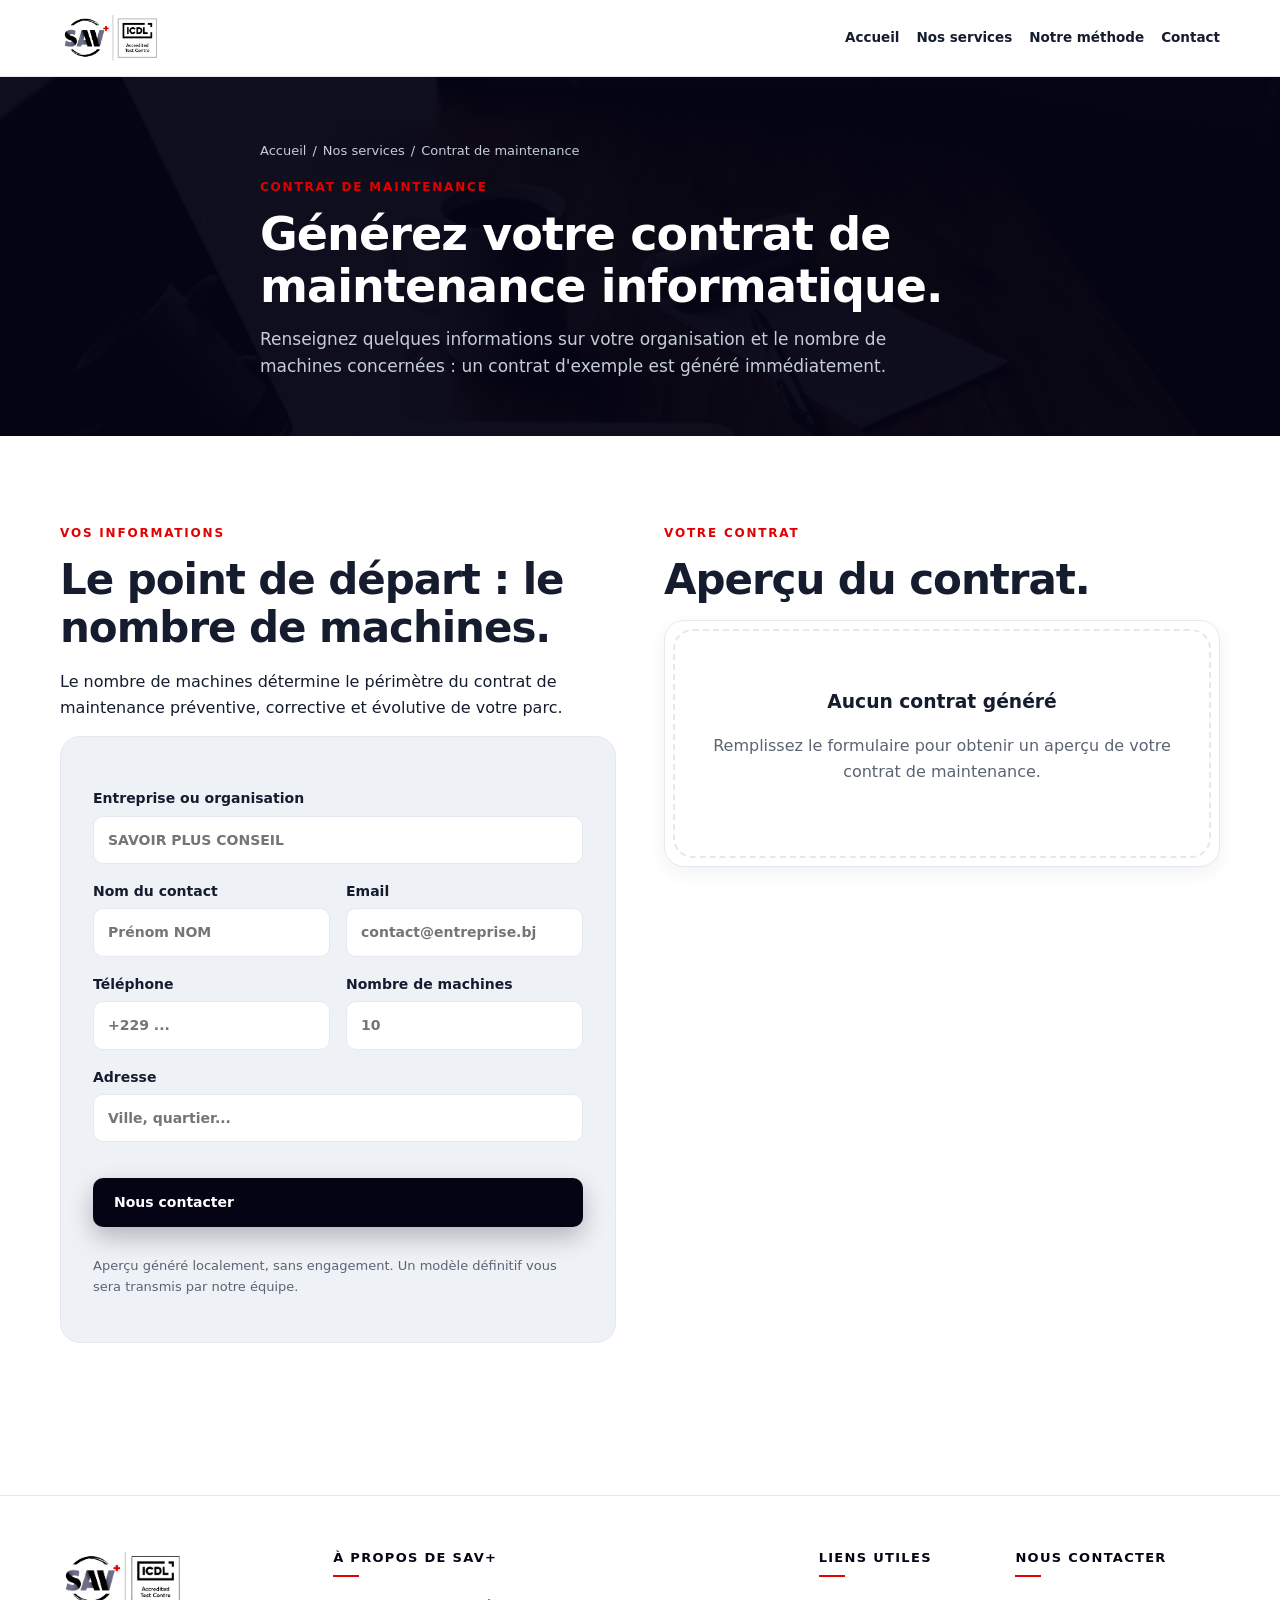
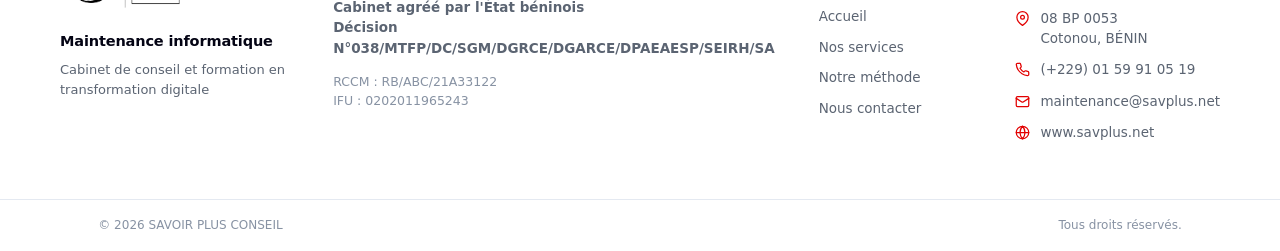
<file: maintenance.html>
<!doctype html>
<html lang="fr">
<head>
  <meta charset="utf-8">
  <meta name="viewport" content="width=device-width, initial-scale=1">
  <title>Générer un contrat de maintenance | SAVOIR PLUS CONSEIL</title>
  <meta name="description" content="Générez un contrat de maintenance informatique adapté au nombre de machines de votre organisation.">
  <link rel="icon" href="assets/LOGO/Logo savplus v1.png">
  <link rel="stylesheet" href="styles.css?v=anim-3">
  <style>
    .contract-shell{display:grid;grid-template-columns:1fr 1fr;gap:48px;align-items:start}
    .contract-form{background:var(--blue-50);border:1px solid var(--border);border-radius:var(--radius-lg);padding:32px}
    .contract-form label{display:grid;gap:6px;font-weight:700;font-size:14px}
    .contract-form input,.contract-form select{width:100%;padding:12px 14px;border:1px solid var(--border);border-radius:10px;font:inherit;color:var(--ink);background:#fff}
    .contract-form input:focus,.contract-form select:focus{outline:none;border-color:var(--blue-700);box-shadow:0 0 0 3px var(--blue-100)}
    .contract-form .form-grid{display:grid;gap:16px;margin-top:18px}
    .contract-form .row{display:grid;grid-template-columns:1fr 1fr;gap:16px}
    .contract-form .btn-wide{margin-top:20px}
    .contract-form .hint{font-size:13px;color:var(--gray-600)}
    .contract-preview{background:#fff;border:1px solid var(--border);border-radius:var(--radius-lg);padding:8px;box-shadow:var(--shadow-sm)}
    .contract-empty{border:2px dashed var(--border);border-radius:var(--radius-lg);padding:56px 28px;text-align:center;color:var(--gray-600)}
    .contract-empty h3{color:var(--ink);margin:0 0 8px}
    @media(max-width:900px){.contract-shell{grid-template-columns:1fr}}
  </style>
</head>
<body>
<header class="site-header" id="siteHeader">
  <div class="container nav">
    <a class="brand" href="index.html"><img class="brand-logo" src="logo.webp" alt="SAV PLUS CONSEIL — Centre d'examen habilité ICDL"></a>
    <nav id="siteNav">
      <a href="index.html#top">Accueil</a>
      <a href="index.html#services">Nos services</a>
      <a href="index.html#methode">Notre méthode</a>
      <a href="index.html#contact">Contact</a>
    </nav>
    <button class="nav-toggle" id="navToggle" aria-label="Ouvrir le menu" aria-expanded="false" aria-controls="siteNav"><span></span></button>
  </div>
  <div class="nav-backdrop" id="navBackdrop"></div>
</header>

<main>
<section class="page-hero with-photo" style="--bg:url('assets/images/page-hero-contract.jpg')">
  <div class="container page-hero-content">
    <div class="breadcrumb"><a href="index.html#top">Accueil</a><span>/</span><a href="index.html#services">Nos services</a><span>/</span><span>Contrat de maintenance</span></div>
    <div class="eyebrow">CONTRAT DE MAINTENANCE</div>
    <h1>Générez votre contrat de maintenance informatique.</h1>
    <p>Renseignez quelques informations sur votre organisation et le nombre de machines concernées : un contrat d'exemple est généré immédiatement.</p>
  </div>
</section>

<section class="section">
  <div class="container">
    <div class="contract-shell">
      <div>
        <div class="eyebrow">VOS INFORMATIONS</div>
        <h2>Le point de départ : le nombre de machines.</h2>
        <p>Le nombre de machines détermine le périmètre du contrat de maintenance préventive, corrective et évolutive de votre parc.</p>
        <form class="contract-form" id="contractForm">
          <div class="form-grid">
            <label>Entreprise ou organisation <input type="text" name="company" required placeholder="SAVOIR PLUS CONSEIL"></label>
            <div class="row">
              <label>Nom du contact <input type="text" name="contact" required placeholder="Prénom NOM"></label>
              <label>Email <input type="email" name="email" required placeholder="contact@entreprise.bj"></label>
            </div>
            <div class="row">
              <label>Téléphone <input type="tel" name="phone" placeholder="+229 ..."></label>
              <label>Nombre de machines <input type="number" name="machines" required min="1" placeholder="10"></label>
            </div>
            <label>Adresse <input type="text" name="address" placeholder="Ville, quartier..."></label>
            <a class="btn btn-primary btn-wide" href="index.html#contact">Nous contacter</a>
            <p class="hint">Aperçu généré localement, sans engagement. Un modèle définitif vous sera transmis par notre équipe.</p>
          </div>
        </form>
      </div>
      <div>
        <div class="eyebrow">VOTRE CONTRAT</div>
        <h2>Aperçu du contrat.</h2>
        <div id="contractPreview" class="contract-preview">
          <div class="contract-empty">
            <h3>Aucun contrat généré</h3>
            <p>Remplissez le formulaire pour obtenir un aperçu de votre contrat de maintenance.</p>
          </div>
        </div>
      </div>
    </div>
  </div>
</section>
</main>

<footer>
  <div class="container footer-grid">
    <div class="footer-col footer-identity">
      <a class="footer-brand" href="index.html"><img class="footer-logo" src="logo.webp" alt="SAV+"></a>
      <p class="footer-tagline">Maintenance informatique</p>
      <p class="footer-sub">Cabinet de conseil et formation en transformation digitale</p>
    </div>
    <div class="footer-col">
      <h4 class="footer-title">À propos de SAV+</h4>
      <p class="footer-stat">Cabinet agréé par l'État béninois<br>Décision N°038/MTFP/DC/SGM/DGRCE/DGARCE/DPAEAESP/SEIRH/SA</p>
      <p class="footer-meta">RCCM : RB/ABC/21A33122<br>IFU : 0202011965243</p>
    </div>
    <div class="footer-col footer-links">
      <h4 class="footer-title">Liens utiles</h4>
      <a href="index.html#top">Accueil</a>
      <a href="index.html#services">Nos services</a>
      <a href="index.html#methode">Notre méthode</a>
      <a href="index.html#contact">Nous contacter</a>
    </div>
    <div class="footer-col footer-contact">
      <h4 class="footer-title">Nous contacter</h4>
      <p class="footer-line"><svg viewBox="0 0 24 24" fill="none" stroke="currentColor" stroke-width="2" stroke-linecap="round" stroke-linejoin="round" aria-hidden="true"><path d="M21 10c0 7-9 13-9 13s-9-6-9-13a9 9 0 0 1 18 0z"/><circle cx="12" cy="10" r="3"/></svg><span>08 BP 0053<br>Cotonou, BÉNIN</span></p>
      <p class="footer-line"><svg viewBox="0 0 24 24" fill="none" stroke="currentColor" stroke-width="2" stroke-linecap="round" stroke-linejoin="round" aria-hidden="true"><path d="M22 16.92v3a2 2 0 0 1-2.18 2 19.79 19.79 0 0 1-8.63-3.07 19.5 19.5 0 0 1-6-6 19.79 19.79 0 0 1-3.07-8.67A2 2 0 0 1 4.11 2h3a2 2 0 0 1 2 1.72c.13.96.36 1.9.7 2.81a2 2 0 0 1-.45 2.11L8.09 9.91a16 16 0 0 0 6 6l1.27-1.27a2 2 0 0 1 2.11-.45c.91.34 1.85.57 2.81.7A2 2 0 0 1 22 16.92z"/></svg><a href="tel:+2290159910519">(+229) 01 59 91 05 19</a></p>
      <p class="footer-line"><svg viewBox="0 0 24 24" fill="none" stroke="currentColor" stroke-width="2" stroke-linecap="round" stroke-linejoin="round" aria-hidden="true"><rect width="20" height="16" x="2" y="4" rx="2"/><path d="m22 7-8.97 5.7a1.94 1.94 0 0 1-2.06 0L2 7"/></svg><a href="mailto:maintenance@savplus.net">maintenance@savplus.net</a></p>
      <p class="footer-line"><svg viewBox="0 0 24 24" fill="none" stroke="currentColor" stroke-width="2" stroke-linecap="round" stroke-linejoin="round" aria-hidden="true"><circle cx="12" cy="12" r="10"/><path d="M2 12h20"/><path d="M12 2a15.3 15.3 0 0 1 4 10 15.3 15.3 0 0 1-4 10 15.3 15.3 0 0 1-4-10 15.3 15.3 0 0 1 4-10z"/></svg><a href="https://savplus.net/" target="_blank" rel="noopener">www.savplus.net</a></p>
    </div>
  </div>
  <div class="footer-base">
    <div class="container footer-base-inner">
      <span>© 2026 SAVOIR PLUS CONSEIL</span>
      <span>Tous droits réservés.</span>
    </div>
  </div>
</footer>

<script src="script.js?v=anim-3"></script>
<script>
const form = document.getElementById('contractForm');
form.addEventListener('submit', (e) => {
  e.preventDefault();
  const data = Object.fromEntries(new FormData(form));
  const preview = document.getElementById('contractPreview');
  preview.innerHTML = buildContract(data);
});

function esc(s) {
  return String(s ?? '').replace(/[&<>"']/g, (c) => ({ '&': '&amp;', '<': '&lt;', '>': '&gt;', '"': '&quot;', "'": '&#39;' }[c]));
}

function buildContract(d) {
  const company = esc(d.company) || 'L’entreprise';
  const contact = esc(d.contact) || 'Le contact';
  const email = esc(d.email) || 'contact@entreprise.bj';
  const phone = esc(d.phone) || '—';
  const machines = esc(d.machines) || '1';
  const address = esc(d.address) || '—';
  const ref = 'CDT-' + Date.now().toString().slice(-6);
  const today = new Date().toLocaleDateString('fr-FR', { day: 'numeric', month: 'long', year: 'numeric' });

  return `
  <div class="contract-print"><button class="btn btn-primary" onclick="window.print()">Imprimer / PDF</button></div>
  <div class="contract-doc" id="contractDoc">
    <div class="contract-letterhead">
      <img src="assets/LOGO/Logo savplus v1.png" alt="SAV+">
      <div>
        <h3>CONTRAT DE MAINTENANCE INFORMATIQUE</h3>
        <p class="contract-meta">Référence : ${ref} · Établi le ${today}</p>
      </div>
    </div>
    <p class="contract-parties"><strong>Client</strong> : ${company}<br>Contact : ${contact} · ${email} · ${phone}<br>Adresse : ${address}</p>
    <p><strong>Prestataire</strong> : SAVOIR PLUS CONSEIL — Cabinet de conseil et formation en transformation digitale · RCCM : RB/ABC/21A33122 · IFU : 0202011965243 · 08 BP 0053, Cotonou, Bénin</p>
    <h4>Objet</h4>
    <p>Le présent contrat couvre un parc de <strong>${machines} machine(s)</strong>, avec les services de maintenance informatique suivants :</p>
    <ul>
      <li><strong>Maintenance préventive</strong> : mises à jour des systèmes et logiciels, sauvegardes planifiées et externes, nettoyage et optimisation, audits réguliers.</li>
      <li><strong>Maintenance corrective</strong> : assistance helpdesk, télémaintenance, dépannage sur site et désinfection.</li>
      <li><strong>Maintenance évolutive</strong> : conseil en renouvellement, optimisation et performance (RAM, SSD, cloud).</li>
    </ul>
    <h4>Durée</h4>
    <p>12 mois à compter de la signature, renouvelable par tacite reconduction.</p>
    <h4>Conditions</h4>
    <p>Détails de tarification et d'intervention à définir selon le périmètre exact du parc. Ce document est un aperçu précontractuel.</p>
    <p class="contract-sign"><strong>Le Client</strong> : ______________________ &nbsp;&nbsp;&nbsp; <strong>Le Prestataire</strong> : ______________________</p>
    <style>
      .contract-doc{font:13px/1.6 system-ui,sans-serif;color:var(--ink);padding:22px 24px;background:#fff;border-radius:14px}
      .contract-letterhead{display:flex;align-items:center;gap:14px;padding-bottom:14px;margin-bottom:14px;border-bottom:2px solid var(--ink)}
      .contract-letterhead img{height:40px;width:auto;flex:none}
      .contract-doc h3{margin:0 0 4px;font-size:18px;letter-spacing:.02em}
      .contract-meta{font-size:12px;color:var(--gray-600);margin:0 0 14px}
      .contract-parties{margin:0 0 10px}
      .contract-doc h4{margin:16px 0 6px;font-size:13px;text-transform:uppercase;letter-spacing:.08em;color:var(--blue-700)}
      .contract-doc ul{padding-left:20px;margin:0 0 14px}
      .contract-sign{margin-top:26px;padding-top:14px;border-top:1px solid var(--border);font-size:13px}
      .contract-print{display:flex;gap:10px;justify-content:flex-end;padding:6px 0;background:#fff}
      @media print{.contract-shell .contract-form,.contract-print,.site-header,.footer-base{display:none}.contract-preview{padding:0;border:0}}
    </style>
  </div>`;
}
</script>
</body>
</html>
</file>
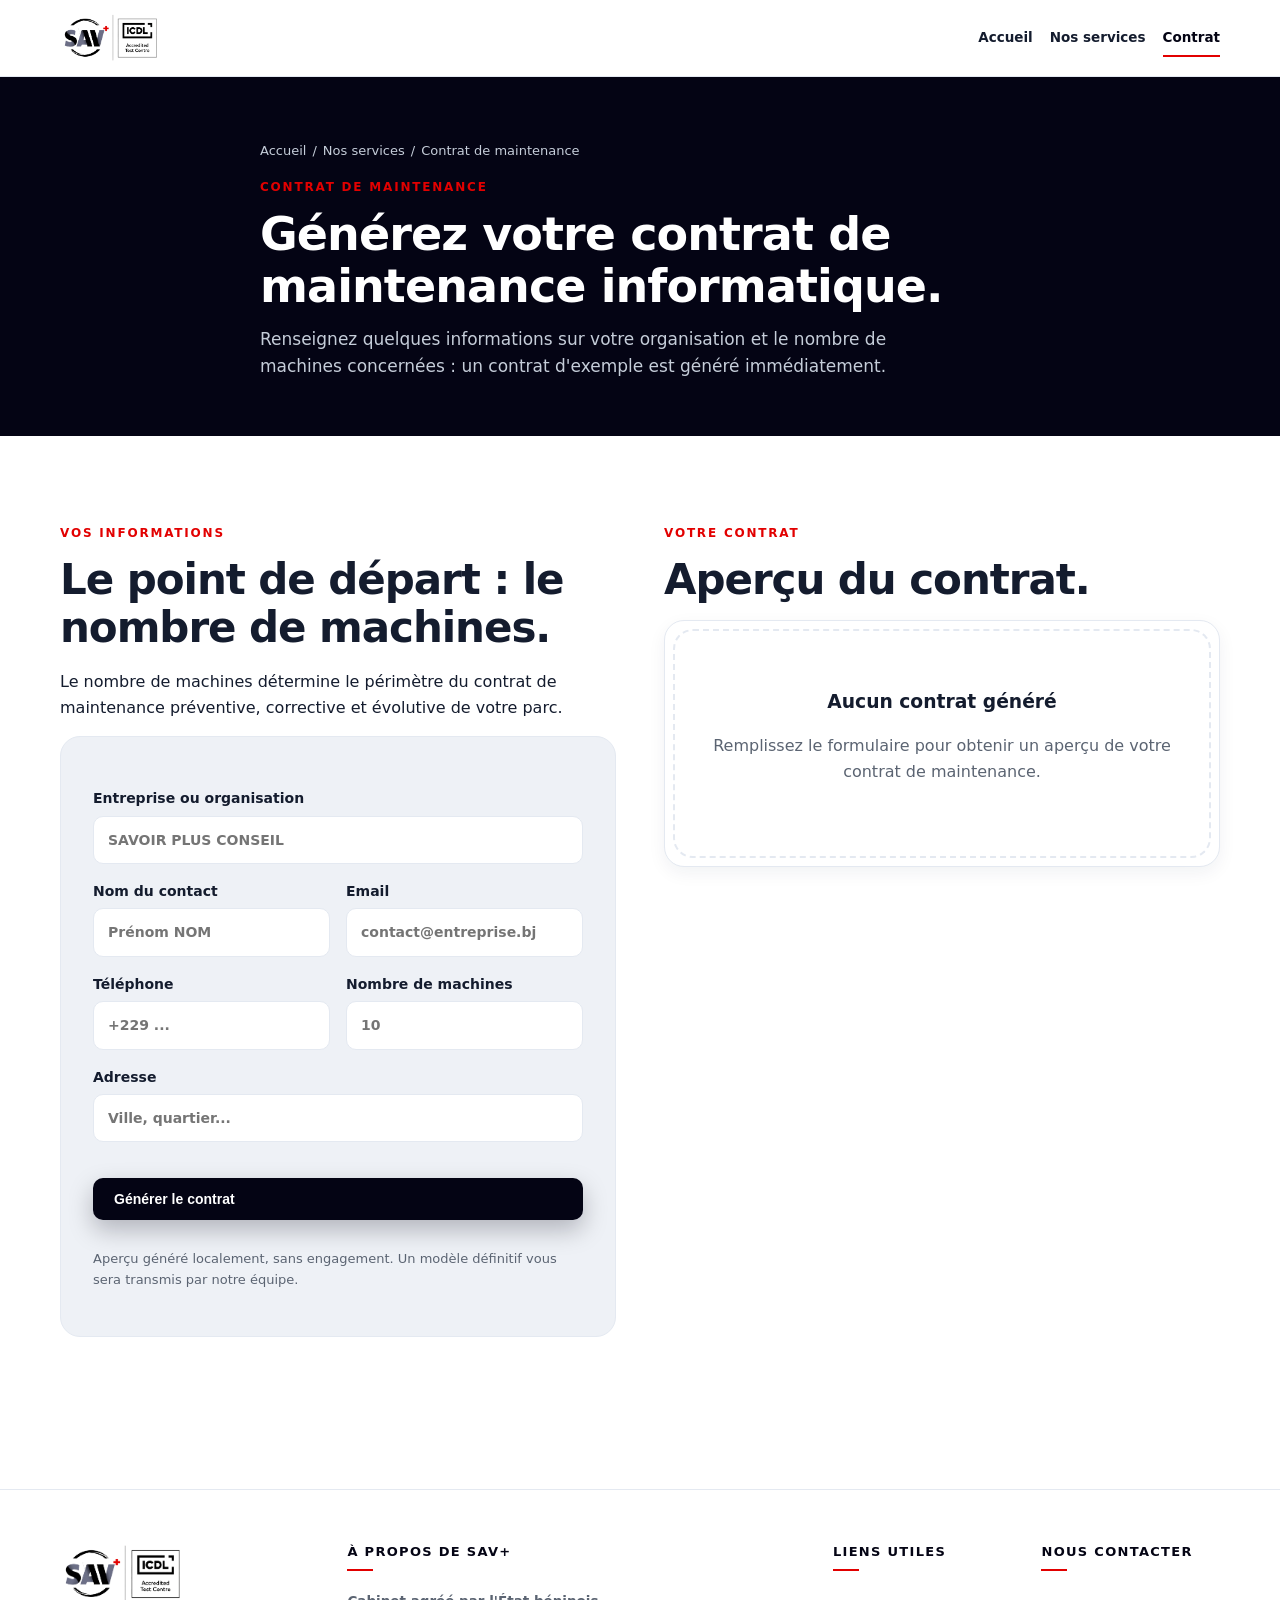
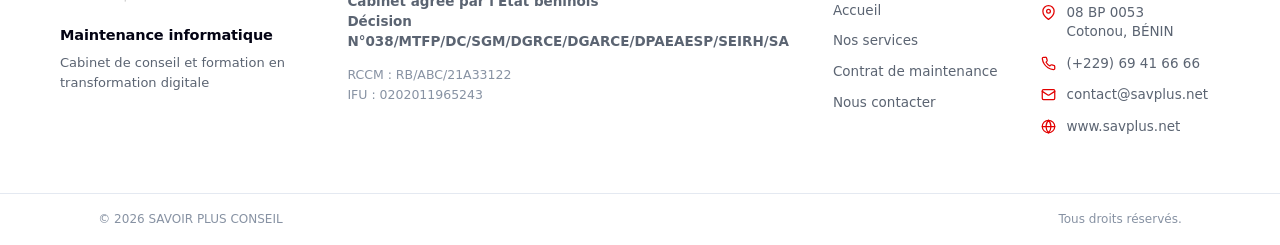
<file: Maintenance_Services_Presentation/maintenance.html>
<!doctype html>
<html lang="fr">
<head>
  <meta charset="utf-8">
  <meta name="viewport" content="width=device-width, initial-scale=1">
  <title>Générer un contrat de maintenance | SAVOIR PLUS CONSEIL</title>
  <meta name="description" content="Générez un contrat de maintenance informatique adapté au nombre de machines de votre organisation.">
  <link rel="stylesheet" href="styles.css?v=anim-3">
  <style>
    .contract-shell{display:grid;grid-template-columns:1fr 1fr;gap:48px;align-items:start}
    .contract-form{background:var(--blue-50);border:1px solid var(--border);border-radius:var(--radius-lg);padding:32px}
    .contract-form label{display:grid;gap:6px;font-weight:700;font-size:14px}
    .contract-form input,.contract-form select{width:100%;padding:12px 14px;border:1px solid var(--border);border-radius:10px;font:inherit;color:var(--ink);background:#fff}
    .contract-form input:focus,.contract-form select:focus{outline:none;border-color:var(--blue-700);box-shadow:0 0 0 3px var(--blue-100)}
    .contract-form .form-grid{display:grid;gap:16px;margin-top:18px}
    .contract-form .row{display:grid;grid-template-columns:1fr 1fr;gap:16px}
    .contract-form .btn-wide{margin-top:20px}
    .contract-form .hint{font-size:13px;color:var(--gray-600)}
    .contract-preview{background:#fff;border:1px solid var(--border);border-radius:var(--radius-lg);padding:8px;box-shadow:var(--shadow-sm)}
    .contract-empty{border:2px dashed var(--border);border-radius:var(--radius-lg);padding:56px 28px;text-align:center;color:var(--gray-600)}
    .contract-empty h3{color:var(--ink);margin:0 0 8px}
    @media(max-width:900px){.contract-shell{grid-template-columns:1fr}}
  </style>
</head>
<body>
<header class="site-header" id="siteHeader">
  <div class="container nav">
    <a class="brand" href="index.html"><img class="brand-logo" src="logo.webp" alt="SAV PLUS CONSEIL"></a>
    <nav id="siteNav">
      <a href="index.html">Accueil</a>
      <a href="index.html#services">Nos services</a>
      <a href="maintenance.html" aria-current="page">Contrat</a>
    </nav>
    <button class="nav-toggle" id="navToggle" aria-label="Ouvrir le menu" aria-expanded="false" aria-controls="siteNav"><span></span></button>
  </div>
</header>

<main>
<section class="page-hero">
  <div class="container page-hero-content">
    <div class="breadcrumb"><a href="index.html">Accueil</a><span>/</span><a href="index.html#services">Nos services</a><span>/</span><span>Contrat de maintenance</span></div>
    <div class="eyebrow">CONTRAT DE MAINTENANCE</div>
    <h1>Générez votre contrat de maintenance informatique.</h1>
    <p>Renseignez quelques informations sur votre organisation et le nombre de machines concernées : un contrat d'exemple est généré immédiatement.</p>
  </div>
</section>

<section class="section">
  <div class="container">
    <div class="contract-shell">
      <div>
        <div class="eyebrow">VOS INFORMATIONS</div>
        <h2>Le point de départ : le nombre de machines.</h2>
        <p>Le nombre de machines détermine le périmètre du contrat de maintenance préventive, corrective et évolutive de votre parc.</p>
        <form class="contract-form" id="contractForm">
          <div class="form-grid">
            <label>Entreprise ou organisation <input type="text" name="company" required placeholder="SAVOIR PLUS CONSEIL"></label>
            <div class="row">
              <label>Nom du contact <input type="text" name="contact" required placeholder="Prénom NOM"></label>
              <label>Email <input type="email" name="email" required placeholder="contact@entreprise.bj"></label>
            </div>
            <div class="row">
              <label>Téléphone <input type="tel" name="phone" placeholder="+229 ..."></label>
              <label>Nombre de machines <input type="number" name="machines" required min="1" placeholder="10"></label>
            </div>
            <label>Adresse <input type="text" name="address" placeholder="Ville, quartier..."></label>
            <button class="btn btn-primary btn-wide" type="submit">Générer le contrat</button>
            <p class="hint">Aperçu généré localement, sans engagement. Un modèle définitif vous sera transmis par notre équipe.</p>
          </div>
        </form>
      </div>
      <div>
        <div class="eyebrow">VOTRE CONTRAT</div>
        <h2>Aperçu du contrat.</h2>
        <div id="contractPreview" class="contract-preview">
          <div class="contract-empty">
            <h3>Aucun contrat généré</h3>
            <p>Remplissez le formulaire pour obtenir un aperçu de votre contrat de maintenance.</p>
          </div>
        </div>
      </div>
    </div>
  </div>
</section>
</main>

<footer>
  <div class="container footer-grid">
    <div class="footer-col footer-identity">
      <a class="footer-brand" href="index.html"><img class="footer-logo" src="logo.webp" alt="SAV+"></a>
      <p class="footer-tagline">Maintenance informatique</p>
      <p class="footer-sub">Cabinet de conseil et formation en transformation digitale</p>
    </div>
    <div class="footer-col">
      <h4 class="footer-title">À propos de SAV+</h4>
      <p class="footer-stat">Cabinet agréé par l'État béninois<br>Décision N°038/MTFP/DC/SGM/DGRCE/DGARCE/DPAEAESP/SEIRH/SA</p>
      <p class="footer-meta">RCCM : RB/ABC/21A33122<br>IFU : 0202011965243</p>
    </div>
    <div class="footer-col footer-links">
      <h4 class="footer-title">Liens utiles</h4>
      <a href="index.html">Accueil</a>
      <a href="index.html#services">Nos services</a>
      <a href="maintenance.html">Contrat de maintenance</a>
      <a href="mailto:contact@savplus.net">Nous contacter</a>
    </div>
    <div class="footer-col footer-contact">
      <h4 class="footer-title">Nous contacter</h4>
      <p class="footer-line"><svg viewBox="0 0 24 24" fill="none" stroke="currentColor" stroke-width="2" stroke-linecap="round" stroke-linejoin="round" aria-hidden="true"><path d="M21 10c0 7-9 13-9 13s-9-6-9-13a9 9 0 0 1 18 0z"/><circle cx="12" cy="10" r="3"/></svg><span>08 BP 0053<br>Cotonou, BÉNIN</span></p>
      <p class="footer-line"><svg viewBox="0 0 24 24" fill="none" stroke="currentColor" stroke-width="2" stroke-linecap="round" stroke-linejoin="round" aria-hidden="true"><path d="M22 16.92v3a2 2 0 0 1-2.18 2 19.79 19.79 0 0 1-8.63-3.07 19.5 19.5 0 0 1-6-6 19.79 19.79 0 0 1-3.07-8.67A2 2 0 0 1 4.11 2h3a2 2 0 0 1 2 1.72c.13.96.36 1.9.7 2.81a2 2 0 0 1-.45 2.11L8.09 9.91a16 16 0 0 0 6 6l1.27-1.27a2 2 0 0 1 2.11-.45c.91.34 1.85.57 2.81.7A2 2 0 0 1 22 16.92z"/></svg><a href="tel:+2290169416666">(+229) 69 41 66 66</a></p>
      <p class="footer-line"><svg viewBox="0 0 24 24" fill="none" stroke="currentColor" stroke-width="2" stroke-linecap="round" stroke-linejoin="round" aria-hidden="true"><rect width="20" height="16" x="2" y="4" rx="2"/><path d="m22 7-8.97 5.7a1.94 1.94 0 0 1-2.06 0L2 7"/></svg><a href="mailto:contact@savplus.net">contact@savplus.net</a></p>
      <p class="footer-line"><svg viewBox="0 0 24 24" fill="none" stroke="currentColor" stroke-width="2" stroke-linecap="round" stroke-linejoin="round" aria-hidden="true"><circle cx="12" cy="12" r="10"/><path d="M2 12h20"/><path d="M12 2a15.3 15.3 0 0 1 4 10 15.3 15.3 0 0 1-4 10 15.3 15.3 0 0 1-4-10 15.3 15.3 0 0 1 4-10z"/></svg><a href="https://savplus.net/" target="_blank" rel="noopener">www.savplus.net</a></p>
    </div>
  </div>
  <div class="footer-base">
    <div class="container footer-base-inner">
      <span>© 2026 SAVOIR PLUS CONSEIL</span>
      <span>Tous droits réservés.</span>
    </div>
  </div>
</footer>

<script src="script.js?v=anim-3"></script>
<script>
const form = document.getElementById('contractForm');
form.addEventListener('submit', (e) => {
  e.preventDefault();
  const data = Object.fromEntries(new FormData(form));
  const preview = document.getElementById('contractPreview');
  preview.innerHTML = buildContract(data);
});

function esc(s) {
  return String(s ?? '').replace(/[&<>"']/g, (c) => ({ '&': '&amp;', '<': '&lt;', '>': '&gt;', '"': '&quot;', "'": '&#39;' }[c]));
}

function buildContract(d) {
  const company = esc(d.company) || 'L’entreprise';
  const contact = esc(d.contact) || 'Le contact';
  const email = esc(d.email) || 'contact@entreprise.bj';
  const phone = esc(d.phone) || '—';
  const machines = esc(d.machines) || '1';
  const address = esc(d.address) || '—';
  const ref = 'CDT-' + Date.now().toString().slice(-6);
  const today = new Date().toLocaleDateString('fr-FR', { day: 'numeric', month: 'long', year: 'numeric' });

  return `
  <div class="contract-print"><button class="btn btn-primary" onclick="window.print()">Imprimer / PDF</button></div>
  <div class="contract-doc" id="contractDoc">
    <div>
      <h3>CONTRAT DE MAINTENANCE INFORMATIQUE</h3>
      <p class="contract-meta">Référence : ${ref} · Établi le ${today}</p>
    </div>
    <p class="contract-parties"><strong>Client</strong> : ${company}<br>Contact : ${contact} · ${email} · ${phone}<br>Adresse : ${address}</p>
    <p><strong>Prestataire</strong> : SAVOIR PLUS CONSEIL — Cabinet de conseil et formation en transformation digitale · RCCM : RB/ABC/21A33122 · IFU : 0202011965243 · 08 BP 0053, Cotonou, Bénin</p>
    <h4>Objet</h4>
    <p>Le présent contrat couvre un parc de <strong>${machines} machine(s)</strong>, avec les services de maintenance informatique suivants :</p>
    <ul>
      <li><strong>Maintenance préventive</strong> : mises à jour des systèmes et logiciels, sauvegardes planifiées et externes, nettoyage et optimisation, audits réguliers.</li>
      <li><strong>Maintenance corrective</strong> : assistance helpdesk, télémaintenance, dépannage sur site et désinfection.</li>
      <li><strong>Maintenance évolutive</strong> : conseil en renouvellement, optimisation et performance (RAM, SSD, cloud).</li>
    </ul>
    <h4>Durée</h4>
    <p>12 mois à compter de la signature, renouvelable par tacite reconduction.</p>
    <h4>Conditions</h4>
    <p>Détails de tarification et d'intervention à définir selon le périmètre exact du parc. Ce document est un aperçu précontractuel.</p>
    <p class="contract-sign"><strong>Le Client</strong> : ______________________ &nbsp;&nbsp;&nbsp; <strong>Le Prestataire</strong> : ______________________</p>
    <style>
      .contract-doc{font:13px/1.6 system-ui,sans-serif;color:var(--ink);padding:22px 24px;background:#fff;border-radius:14px}
      .contract-doc h3{margin:0 0 4px;font-size:18px;letter-spacing:.02em}
      .contract-meta{font-size:12px;color:var(--gray-600);margin:0 0 14px}
      .contract-parties{margin:0 0 10px}
      .contract-doc h4{margin:16px 0 6px;font-size:13px;text-transform:uppercase;letter-spacing:.08em;color:var(--blue-700)}
      .contract-doc ul{padding-left:20px;margin:0 0 14px}
      .contract-sign{margin-top:26px;padding-top:14px;border-top:1px solid var(--border);font-size:13px}
      .contract-print{display:flex;gap:10px;justify-content:flex-end;padding:6px 0;background:#fff}
      @media print{.contract-shell .contract-form,.contract-print,.site-header,.footer-base{display:none}.contract-preview{padding:0;border:0}}
    </style>
  </div>`;
}
</script>
</body>
</html>
</file>
<file: styles.css>
:root{
  --navy-950:#040414;
  --navy-900:#040414;
  --navy-800:#040414;
  --blue-700:#040414;
  --blue-600:#040414;
  --blue-100:#eef1f6;
  --blue-50:#eef1f6;
  --gold-500:#e20000;
  --gold-600:#e20000;
  --ink:#141c2e;
  --gray-600:#5b6472;
  --gray-400:#8792a3;
  --border:#e4e9f1;
  --bg-alt:#f5f8fc;
  --radius-lg:20px;
  --radius-md:14px;
  --shadow-sm:0 6px 18px rgba(10,30,60,.06);
  --shadow-md:0 20px 45px rgba(10,30,60,.12);
}
*{box-sizing:border-box}
html{scroll-behavior:smooth}
body{margin:0;font-family:"Inter",system-ui,Arial,sans-serif;color:var(--ink);background:#fff;line-height:1.6}
a{text-decoration:none;color:inherit}
img{max-width:100%;display:block}
.container{width:min(1160px,92%);margin:auto}

/* Header */
.site-header{position:sticky;top:0;z-index:30;background:rgba(255,255,255,.94);backdrop-filter:saturate(180%) blur(10px);border-bottom:1px solid var(--border);transition:box-shadow .25s ease}
.site-header.scrolled{box-shadow:0 8px 24px rgba(10,30,60,.08)}
.nav{height:76px;display:flex;align-items:center;gap:30px}
.brand{display:flex;align-items:center;gap:8px;font-weight:800;letter-spacing:.05em}
.brand .brand-logo{height:52px;width:auto;display:block}
.brand-mark{display:inline-flex;background:linear-gradient(135deg,var(--blue-700),var(--navy-800));color:#fff;padding:7px 10px;border-radius:8px;font-weight:900}
.nav nav{display:flex;align-items:center;gap:17px;margin-left:auto;font-size:13.5px;font-weight:600}
.nav nav a:not(.btn){position:relative;padding:4px 0;display:inline-flex;align-items:center;gap:6px;flex:none;white-space:nowrap}
.nav nav a:not(.btn):hover{color:var(--blue-700)}
.nav-icon{display:inline-flex;color:var(--gold-500);transition:transform .2s ease,color .2s ease}
.nav-icon svg{width:15px;height:15px}
.nav nav a:not(.btn)::after{content:"";position:absolute;left:0;right:100%;bottom:-4px;height:2px;background:var(--gold-500);transition:right .2s ease}
.nav nav a:not(.btn):hover::after{right:0}
.nav nav a[aria-current="page"]:not(.btn)::after{right:0}
.nav-shop-link{color:var(--gold-600);font-weight:800}
.nav-cta{display:flex;align-items:center;gap:8px;margin-left:6px;padding-left:16px;border-left:1px solid var(--border);flex:none}
.nav .btn{padding:9px 15px;font-size:13px;gap:6px}
.nav .btn-icon svg{width:14px;height:14px}
.nav .btn-light{background:transparent;border:1px solid var(--border);color:var(--navy-900);box-shadow:none}
.nav .btn-light:hover{background:var(--blue-50);border-color:var(--navy-900);transform:translateY(-2px)}
.nav-toggle{display:none;margin-left:auto;background:none;border:1px solid var(--border);border-radius:10px;width:42px;height:42px;flex:none;align-items:center;justify-content:center;cursor:pointer}
.nav-toggle span,.nav-toggle span::before,.nav-toggle span::after{content:"";display:block;width:20px;height:2px;background:var(--ink);position:relative;transition:transform .2s ease,opacity .2s ease,top .2s ease,background .2s ease}
.nav-toggle span::before{position:absolute;top:-6px}
.nav-toggle span::after{position:absolute;top:6px}
.nav-toggle[aria-expanded="true"] span{background:transparent}
.nav-toggle[aria-expanded="true"] span::before{top:0;transform:rotate(45deg)}
.nav-toggle[aria-expanded="true"] span::after{top:0;transform:rotate(-45deg)}
.nav-backdrop{display:none}

/* Buttons */
.btn{display:inline-block;border-radius:10px;padding:12px 20px;font-weight:750;font-size:14px;border:1px solid transparent;transition:transform .15s ease,box-shadow .15s ease,background .15s ease}
.btn-primary{background:var(--blue-700);color:#fff;box-shadow:0 10px 24px rgba(4,4,20,.25)}
.btn-primary:hover{background:var(--navy-800);transform:translateY(-1px)}
.btn-light{background:var(--blue-100);color:var(--navy-900)}
.btn-light:hover{background:#eef1f6}
.btn-outline{border-color:var(--blue-700);color:var(--blue-700);margin-top:10px}
.btn-outline:hover{background:var(--blue-50)}
.btn-white{background:#fff;color:var(--navy-900);margin-left:8px}
.btn-white:hover{background:var(--gold-500);color:#fff}
.btn-wide{display:block;text-align:center;width:100%}
.btn-gold{background:var(--gold-500);color:#fff}
.btn-gold:hover{background:var(--gold-600)}

/* Contact form */
.contact-form{max-width:760px;margin-top:20px;display:grid;gap:16px}
.contact-form .field{display:grid;gap:6px}
.contact-form label{font-weight:700;font-size:14px}
.contact-form input,.contact-form textarea,.contact-form select{width:100%;padding:12px 14px;border:1px solid var(--border);border-radius:10px;font:inherit;color:var(--ink);background:#fff}
.contact-form input:focus,.contact-form textarea:focus,.contact-form select:focus{outline:none;border-color:var(--blue-700);box-shadow:0 0 0 3px var(--blue-100)}
.contact-form textarea{min-height:140px;resize:vertical}
.contact-form .row{display:grid;grid-template-columns:1fr 1fr;gap:16px}
.contact-form .btn-wide{margin-top:4px}
.contact-form .hint{font-size:13px;color:var(--gray-600)}
.form-success{border-left:4px solid var(--gold-500);background:var(--bg-alt);border-radius:10px;padding:16px 20px;margin-top:16px}
.hidden{display:none!important}

/* Hero */
.hero{--hero-bg:none;position:relative;padding:96px 0 72px;overflow:hidden;background:linear-gradient(180deg,var(--navy-950) 0%,var(--navy-900) 100%);color:#fff}
.hero::before{content:"";position:absolute;inset:0;background:var(--hero-bg) center 30%/cover no-repeat;opacity:.36}
.hero::after{content:"";position:absolute;inset:0;background:rgba(4,4,20,.72)}
.hero-grid{position:relative;z-index:1;display:grid;grid-template-columns:1.35fr .75fr;gap:70px;align-items:center}
.eyebrow{font-size:12px;font-weight:850;letter-spacing:.15em;color:var(--gold-500);margin-bottom:12px}
.hero h1{font-size:clamp(38px,4.6vw,60px);line-height:1.08;margin:0 0 20px;letter-spacing:-.03em;color:#fff}
.hero h1 span{color:var(--gold-500)}
.lead{font-size:18px;color:#c5cdd9;max-width:640px}
.hero-actions{display:flex;gap:12px;margin:30px 0;flex-wrap:wrap}
.trust-row{display:flex;gap:38px;margin-top:30px;flex-wrap:wrap}
.trust-row div{display:flex;flex-direction:column}
.trust-row strong{font-size:23px;color:#fff}
.trust-row span{font-size:12px;color:#c5cdd9}
.hero-card{position:relative;background:linear-gradient(160deg,rgba(255,255,255,.08),rgba(255,255,255,.015) 45%),linear-gradient(160deg,var(--navy-800),var(--navy-950));border-radius:var(--radius-lg);padding:22px;color:#fff;box-shadow:0 30px 70px rgba(0,0,0,.55),0 0 0 1px rgba(255,255,255,.1);border:1px solid rgba(255,255,255,.18)}
.hero-card::before{content:"";position:absolute;top:0;left:26px;right:26px;height:3px;border-radius:0 0 3px 3px;background:var(--gold-500)}
.card-top{font-size:11px;letter-spacing:.15em;font-weight:800;opacity:.85}
.certificate{background:#fff;color:var(--ink);border-radius:16px;margin:20px 0;padding:35px 25px;text-align:center;min-height:250px;display:flex;flex-direction:column;justify-content:center}
.certificate-logo{width:110px;height:auto;margin:0 auto 18px;display:block}
.certificate p{font-size:12px;color:var(--gray-600);margin:0}
.certificate strong{font-size:24px;margin:8px 0}
.certificate small{color:var(--blue-700);font-weight:700}
.hero-note{font-size:13px;text-align:center;opacity:.9}

/* Sections */
.section{padding:88px 0}
.section-alt{background:var(--bg-alt)}
.two-col{display:grid;grid-template-columns:1fr 1fr;gap:64px;align-items:center}
.section h2{font-size:clamp(28px,3.6vw,42px);line-height:1.16;margin:0 0 16px;letter-spacing:-.025em}
.feature-list{margin-top:32px}
.feature-list div{display:flex;gap:18px;padding:18px 0;border-bottom:1px solid var(--border)}
.feature-list b{color:var(--blue-700);font-size:15px}

.info-panel,.cta-panel{background:var(--blue-50);border-radius:var(--radius-lg);padding:36px;border:1px solid var(--border)}
.info-panel h3,.cta-panel h3{font-size:26px;margin-top:0}
.text-link{color:var(--blue-700);font-weight:750}
.section-intro{color:var(--gray-600);max-width:680px}

.cards{display:grid;grid-template-columns:repeat(4,1fr);gap:18px;margin-top:32px}
.cards-3{grid-template-columns:repeat(3,1fr)}
.cards-3 .card ul{margin-top:8px}
.card{background:#fff;border:1px solid var(--border);border-radius:var(--radius-md);padding:24px;transition:transform .18s ease,box-shadow .18s ease}
.card:hover{transform:translateY(-4px);box-shadow:var(--shadow-sm)}
.card.featured{border:2px solid var(--gold-500);box-shadow:0 15px 35px rgba(226,0,0,.15);position:relative}
.card.featured::before{content:"POPULAIRE";position:absolute;top:-11px;right:20px;background:var(--gold-500);color:#fff;font-size:10px;font-weight:850;letter-spacing:.08em;padding:4px 10px;border-radius:999px}
.tag{font-size:10px;letter-spacing:.13em;font-weight:850;color:var(--blue-700)}
.card h3{margin:10px 0;font-size:20px}
.card p{color:var(--gray-600);font-size:14px}
.card ul{padding-left:18px;color:#3d4a60;font-size:13px}
.footnote{font-size:12px;color:var(--gray-400);margin-top:18px}

.audience-grid{display:grid;grid-template-columns:repeat(4,1fr);gap:18px;margin-top:32px}
.audience-card{padding:0;border:1px solid var(--border);border-radius:16px;overflow:hidden;background:#fff;transition:transform .18s ease,box-shadow .18s ease}
.audience-card:hover{transform:translateY(-4px);box-shadow:var(--shadow-sm)}
.audience-photo{height:130px;background-size:cover;background-position:center}
.audience-body{padding:20px 22px 24px}
.audience-icon{font-size:24px}
.audience-card h3{margin:10px 0 5px;font-size:17px}
.audience-card p{color:var(--gray-600);font-size:14px;margin:0}

.section-dark{background:linear-gradient(180deg,var(--navy-950),var(--navy-900));color:#fff}
.section-dark .eyebrow{color:var(--gold-500)}
.steps{display:grid;grid-template-columns:repeat(4,1fr);gap:20px;margin-top:40px}
.steps-3{grid-template-columns:repeat(3,1fr)}
.steps div{border-top:2px solid rgba(255,255,255,.16);padding-top:20px}
.steps b{display:grid;place-items:center;width:38px;height:38px;border-radius:50%;background:var(--gold-500);color:#fff;margin-bottom:15px;font-size:15px}
.steps h3{margin:0 0 5px}
.steps p{color:#c5cdd9;font-size:14px}

/* Bloc chiffres clés : typo plutôt que rond serré */
.stat-grid{display:grid;grid-template-columns:repeat(4,1fr);gap:24px;margin-top:40px}
.stat-grid>div{border-top:2px solid rgba(255,255,255,.16);padding-top:24px}
.stat-number{display:block;font-size:clamp(30px,3vw,40px);font-weight:900;color:var(--gold-500);letter-spacing:-.02em;line-height:1}
.stat-grid h3{margin:16px 0 6px;font-size:16px}
.stat-grid p{color:#c5cdd9;font-size:14px;margin:0}
@media(max-width:900px){.stat-grid{grid-template-columns:repeat(2,1fr)}}
@media(max-width:600px){.stat-grid{grid-template-columns:1fr}}

.contact-card{background:#fff;border:1px solid var(--border);border-radius:16px;padding:22px}
.contact-card strong{color:var(--navy-900)}
.micro-note{font-weight:400;font-size:12px;color:var(--gray-400)}
.cta-panel{position:relative;overflow:hidden;background:linear-gradient(180deg,var(--navy-950) 0%,var(--navy-900) 100%);color:#fff;border:none}
.cta-panel::before{content:"";position:absolute;inset:0;background:url("assets/images/circuit-chip-macro.jpg") center/cover no-repeat;opacity:.36}
.cta-panel::after{content:"";position:absolute;inset:0;background:rgba(4,4,20,.72)}
.cta-panel>*{position:relative;z-index:1}
.cta-panel .tag{color:#c5cdd9}
.cta-panel p{color:#c5cdd9}
.cta-panel .btn-primary{background:#fff;color:var(--navy-900);box-shadow:none}
.cta-panel .btn-primary:hover{background:var(--gold-500);color:#fff}
.cta-panel .btn-outline{border-color:rgba(255,255,255,.5);color:#fff}
.cta-panel .btn-outline:hover{background:rgba(255,255,255,.1)}

.enterprise-media{display:grid;grid-template-columns:1.1fr .9fr;gap:16px;margin-top:36px}
.enterprise-media img{width:100%;border-radius:var(--radius-md);object-fit:cover;box-shadow:var(--shadow-sm)}
.enterprise-media>img{aspect-ratio:3/4}
.enterprise-media-stack{display:flex;flex-direction:column;gap:16px}
.enterprise-media-stack img{aspect-ratio:16/10;flex:1}
.enterprise-grid{display:grid;grid-template-columns:repeat(4,1fr);gap:15px;margin-top:36px}
.enterprise-grid div{background:#fff;border:1px solid var(--border);border-radius:14px;padding:22px}
.enterprise-grid strong,.enterprise-grid span{display:block}
.enterprise-grid span{color:var(--gray-600);font-size:13px;margin-top:5px}

.contact-strip{position:relative;overflow:hidden;background:linear-gradient(180deg,var(--navy-950) 0%,var(--navy-900) 100%);color:#fff;padding:55px 0}
.contact-strip::before{content:"";position:absolute;inset:0;background:url("assets/images/server-room.jpg") center/cover no-repeat;opacity:.36}
.contact-strip::after{content:"";position:absolute;inset:0;background:rgba(4,4,20,.72)}
.contact-strip>*{position:relative;z-index:1}
.contact-strip .eyebrow{color:#c5cdd9}
.contact-flex{display:flex;justify-content:space-between;align-items:center;gap:30px;flex-wrap:wrap}
.contact-flex h2{margin:0;font-size:29px}

footer{background:#fff;border-top:1px solid var(--border);margin-top:64px}
.footer-grid{display:grid;grid-template-columns:1.5fr 1fr 1fr 1.1fr;gap:44px;padding:52px 0 56px;align-items:start}
.footer-col{display:flex;flex-direction:column}
.footer-identity{max-width:270px}
.footer-brand{display:inline-block;margin-bottom:18px}
.footer-logo{height:64px;width:auto;display:block}
.footer-tagline{font-size:14.5px;font-weight:800;color:var(--navy-900);margin:0 0 6px;letter-spacing:-.01em}
.footer-sub{font-size:13px;color:var(--gray-600);margin:0;line-height:1.55}
.footer-title{font-size:13px;font-weight:900;color:var(--navy-900);text-transform:uppercase;letter-spacing:.1em;margin:0 0 20px;padding-bottom:8px;position:relative}
.footer-title::after{content:"";position:absolute;left:0;bottom:0;width:26px;height:2px;background:var(--gold-500)}
.footer-stat{font-size:13.5px;font-weight:600;color:var(--gray-600);margin:0 0 14px;line-height:1.5}
.footer-meta{font-size:12.5px;color:var(--gray-400);margin:0;line-height:1.55}
.footer-links{display:flex;flex-direction:column;gap:9px;font-size:13.5px}
.footer-links a{color:var(--gray-600);width:max-content;position:relative;transition:color .15s ease}
.footer-links a:hover{color:var(--gold-600)}
.footer-contact{display:flex;flex-direction:column;gap:12px;font-size:13.5px}
.footer-line{display:flex;align-items:flex-start;gap:10px;margin:0;color:var(--gray-600);line-height:1.45}
.footer-line svg{width:15px;height:15px;flex-shrink:0;margin-top:2px;color:var(--gold-500)}
.footer-line a{color:var(--gray-600);transition:color .15s ease}
.footer-line a:hover{color:var(--gold-600)}
.footer-base{border-top:1px solid var(--border);padding:16px 4%}
.footer-base-inner{display:flex;justify-content:space-between;gap:10px;flex-wrap:wrap;font-size:12px;color:var(--gray-400)}

/* Sub-page hero */
.page-hero{position:relative;padding:64px 0 56px;overflow:hidden;background:linear-gradient(180deg,var(--navy-950),var(--navy-900));color:#fff}
.page-hero.with-photo::before{content:"";position:absolute;inset:0;background-image:var(--bg);background-size:cover;background-position:center;opacity:.22}
.page-hero.with-photo::after{content:"";position:absolute;inset:0;background:rgba(4,4,20,.8)}
.page-hero-content{position:relative;z-index:1;max-width:760px}
.breadcrumb{font-size:13px;color:#c5cdd9;margin-bottom:16px;display:flex;gap:6px;align-items:center;flex-wrap:wrap}
.breadcrumb a{color:#c5cdd9}
.breadcrumb a:hover{color:var(--gold-500)}
.page-hero h1{font-size:clamp(30px,3.8vw,46px);margin:0 0 14px;letter-spacing:-.02em;color:#fff;line-height:1.12}
.page-hero p{color:#c5cdd9;font-size:17px;max-width:640px;margin:0}
.nav nav a[aria-current="page"]:not(.btn){color:var(--blue-700)}

/* Zigzag feature rows */
.feature-row{display:grid;grid-template-columns:1fr 1fr;gap:60px;align-items:center;padding:56px 0}
.feature-row:not(:last-child){border-bottom:1px solid var(--border)}
.feature-row.reverse .feature-row-media{order:2}
.feature-row-media img{border-radius:var(--radius-lg);box-shadow:var(--shadow-md);aspect-ratio:4/3;object-fit:cover;width:100%}
.feature-row-media.media-contain{display:flex;align-items:center;justify-content:center}
.feature-row-media.media-contain img{aspect-ratio:auto;object-fit:contain;box-shadow:none;border-radius:0;width:auto;max-width:100%;max-height:360px}
.feature-row-body h2{margin:0 0 14px}
.feature-row-body ul{padding-left:20px;color:#3d4a60;margin:16px 0 0}
.feature-row-body li{margin-bottom:8px}

/* Program detail blocks */
.program-detail{border:1px solid var(--border);border-radius:var(--radius-lg);overflow:hidden;margin-bottom:26px;display:grid;grid-template-columns:.85fr 1.15fr}
.program-detail img{width:100%;height:100%;object-fit:cover;aspect-ratio:3/4}
.program-detail-body{padding:34px}
.program-detail-body h3{margin:6px 0 12px;font-size:23px}
.program-detail-body p{color:var(--gray-600)}
.module-pills{display:flex;flex-wrap:wrap;gap:8px;margin-top:16px}
.module-pill{background:var(--blue-50);color:var(--navy-900);border:1px solid var(--border);font-size:12px;font-weight:700;padding:6px 12px;border-radius:999px}

/* Timeline (processus) */
.timeline{margin-top:44px}
.timeline-item{position:relative;padding-bottom:50px}
.timeline-item:not(:last-child)::before{content:"";position:absolute;left:54px;top:112px;bottom:-6px;width:2px;background:var(--border)}
.timeline-head{display:flex;align-items:center;gap:24px;margin-bottom:22px}
.timeline-num{flex:none;width:108px;height:108px;border-radius:50%;background:linear-gradient(135deg,var(--blue-700),var(--navy-800));color:#fff;display:grid;place-items:center;font-size:30px;font-weight:900;box-shadow:var(--shadow-sm)}
.timeline-head h3{margin:0;font-size:24px}
.timeline-body{display:grid;grid-template-columns:1.1fr .9fr;gap:30px;align-items:center;padding-left:132px}
.timeline-body img{border-radius:var(--radius-md);object-fit:cover;width:100%;aspect-ratio:16/10;box-shadow:var(--shadow-sm)}
.timeline-body p{color:var(--gray-600)}

/* Gallery grid */
.gallery-grid{display:grid;grid-template-columns:repeat(3,1fr);gap:16px;margin-top:32px}
.gallery-grid img{width:100%;aspect-ratio:4/3;object-fit:cover;border-radius:var(--radius-md);box-shadow:var(--shadow-sm)}
.gallery-note{font-size:12px;color:var(--gray-400);margin-top:14px}

/* FAQ */
.faq-item{border-bottom:1px solid var(--border);padding:18px 0}
.faq-item summary{cursor:pointer;font-weight:750;font-size:16px;list-style:none;display:flex;justify-content:space-between;align-items:center;gap:16px}
.faq-item summary::-webkit-details-marker{display:none}
.faq-item summary::after{content:"+";font-size:20px;color:var(--blue-700);flex:none}
.faq-item[open] summary::after{content:"–"}
.faq-item p{color:var(--gray-600);margin:12px 0 0}

/* Contact page */
.contact-methods{display:grid;grid-template-columns:repeat(3,1fr);gap:18px;margin-top:32px}
.contact-method{background:#fff;border:1px solid var(--border);border-radius:var(--radius-md);padding:26px;text-align:center}
.contact-method .icon{width:46px;height:46px;border-radius:12px;background:var(--blue-50);color:var(--blue-700);display:grid;place-items:center;margin:0 auto 14px;font-size:20px}
.contact-method h3{margin:0 0 6px;font-size:16px}
.contact-method p{color:var(--gray-600);font-size:14px;margin:0 0 12px}
.map-link{display:inline-flex;align-items:center;gap:6px;color:var(--blue-700);font-weight:700;font-size:14px;margin-top:10px}

/* Contact page v2 : coordonnées + formulaire côte à côte */
.contact-layout{display:grid;grid-template-columns:.85fr 1.15fr;gap:56px;align-items:start;margin-top:8px}
.contact-methods-col{display:flex;flex-direction:column;gap:16px;margin-top:28px}
.contact-methods-col .contact-method{text-align:left;display:flex;align-items:flex-start;gap:16px;padding:20px}
.contact-methods-col .contact-method .icon{width:46px;height:46px;margin:0;flex:none;background:linear-gradient(135deg,var(--gold-500),var(--gold-600));color:#fff}
.contact-methods-col .contact-method .icon svg{width:20px;height:20px}
.contact-methods-col .contact-method:hover .icon{transform:scale(1.1) rotate(-6deg)}
.contact-methods-col .contact-method .body{flex:1}
.contact-methods-col .contact-method h3{margin:0 0 4px}
.contact-methods-col .contact-method p{margin:0 0 10px}

.input-icon{position:relative}
.input-icon svg{position:absolute;left:14px;top:50%;transform:translateY(-50%);width:18px;height:18px;color:var(--gray-400);pointer-events:none;transition:color .15s ease}
.input-icon input,.input-icon select{padding-left:42px}
.input-icon.input-icon-top svg{top:17px;transform:none}
.input-icon.input-icon-top textarea{padding-left:42px}
.input-icon:focus-within svg{color:var(--gold-500)}

@media(max-width:900px){
  .contact-layout{grid-template-columns:1fr;gap:44px}
}

@media(max-width:900px){
  .nav nav{position:absolute;top:100%;left:0;right:0;z-index:40;max-height:calc(100vh - 76px);overflow-y:auto;background:#fff;border-bottom:1px solid var(--border);flex-direction:column;align-items:stretch;gap:0;padding:8px 0;display:none;box-shadow:var(--shadow-md)}
  .nav nav.open{display:flex}
  .nav nav a:not(.btn){padding:14px 6%;border-bottom:1px solid var(--border);width:100%}
  .nav nav a:not(.btn)::after{display:none}
  .nav-cta{flex-direction:column;align-items:stretch;border-left:none;margin:14px 6% 6px;padding-left:0;gap:10px}
  .nav-cta .btn{justify-content:center}
  .nav-toggle{display:flex;position:relative;z-index:41}
  .nav-backdrop{display:block;position:fixed;inset:0;top:76px;background:rgba(4,4,20,.35);opacity:0;pointer-events:none;transition:opacity .2s ease;z-index:29}
  .nav-backdrop.open{opacity:1;pointer-events:auto}
  body.nav-open{overflow:hidden}
  .hero-grid,.two-col{grid-template-columns:1fr}
  .cards{grid-template-columns:repeat(2,1fr)}
  .audience-grid,.steps,.enterprise-grid{grid-template-columns:repeat(2,1fr)}
  .enterprise-media{grid-template-columns:1fr}
  .hero{padding-top:40px}
  .contact-flex{flex-direction:column;align-items:flex-start}
  .feature-row,.program-detail{grid-template-columns:1fr}
  .feature-row.reverse .feature-row-media{order:0}
  .program-detail img{aspect-ratio:16/9}
  .gallery-grid{grid-template-columns:repeat(2,1fr)}
  .contact-methods{grid-template-columns:1fr}
  .timeline-body{grid-template-columns:1fr;padding-left:0;margin-top:18px}
  .timeline-item:not(:last-child)::before{left:29px}
  .timeline-num{width:56px;height:56px;font-size:18px}
}
@media(max-width:600px){
  .nav{gap:10px}
  .nav .btn{margin-left:0}
  .hero h1{font-size:38px}
  .hero-actions,.trust-row{flex-wrap:wrap}
  .cards,.audience-grid,.steps,.enterprise-grid,.footer-grid{grid-template-columns:1fr;gap:30px;padding:44px 0}
  .footer-brand{margin-bottom:14px}
  .footer-logo{height:56px}
  .footer-title{margin-bottom:14px}
  .section{padding:60px 0}
  .btn-white{margin:5px 0 0}
  .contact-flex h2{font-size:24px}
  .gallery-grid{grid-template-columns:1fr}
  .page-hero{padding:48px 0 44px}
  .contact-form .row{grid-template-columns:1fr}
}

/* ---------- workflow (processus) ---------- */
.workflow{list-style:none;margin:0 0 26px;padding:0}
.workflow li{display:flex;gap:16px;padding:16px 0;border-bottom:1px solid var(--border);align-items:flex-start}
.workflow li:last-child{border-bottom:none}
.workflow b{flex:none;width:34px;height:34px;border-radius:50%;background:var(--gold-500);color:#fff;display:grid;place-items:center;font-size:15px;margin-top:2px}
.workflow span{font-size:15px}
.journey{display:grid;grid-template-columns:repeat(4,1fr);gap:18px;margin-top:34px}
.journey>div{background:#fff;border:1px solid var(--border);border-radius:var(--radius-md);padding:24px;text-align:left;box-shadow:var(--shadow-sm);transition:transform .18s ease,box-shadow .18s ease}
.journey>div:hover{transform:translateY(-4px);box-shadow:var(--shadow-md)}
.journey-duration{display:inline-block;background:var(--navy-950);color:#fff;font-weight:800;font-size:12px;letter-spacing:.04em;padding:7px 14px;border-radius:999px;margin-bottom:16px}
.journey h3{margin:0 0 8px;font-size:17px}
.journey p{color:var(--gray-600);font-size:13px;margin:0}
.check-list{list-style:none;margin:0;padding:0;display:grid;gap:14px}
.check-list li{display:flex;align-items:flex-start;gap:10px;font-size:14px;color:var(--gray-600);line-height:1.5}
.check-list li::before{content:"✓";flex:none;width:19px;height:19px;margin-top:1px;border-radius:50%;background:var(--gold-500);color:#fff;font-size:10px;font-weight:900;display:grid;place-items:center}
.check-list li>span{flex:1;min-width:0}
.check-list strong{color:var(--navy-900);display:inline}

/* ---------- accreditation ---------- */
.accredit-banner{position:relative;display:flex;align-items:flex-start;gap:24px;overflow:hidden;background:linear-gradient(180deg,var(--navy-950) 0%,var(--navy-900) 100%);color:#fff;border-radius:var(--radius-lg);padding:32px 34px;margin-top:28px;border:1px solid rgba(255,255,255,.14);box-shadow:0 20px 45px rgba(0,0,0,.35)}
.accredit-banner::before{content:"";position:absolute;inset:0;background:url("assets/images/motherboard-macro.jpg") center/cover no-repeat;opacity:.36}
.accredit-banner::after{content:"";position:absolute;inset:0;background:rgba(4,4,20,.72)}
.accredit-banner>*{position:relative;z-index:1}
.accredit-seal{flex:none;width:80px;height:80px;border:3px solid var(--gold-500);border-radius:50%;display:grid;place-items:center;text-align:center;font-size:11px;font-weight:900;line-height:1.15;letter-spacing:.04em;margin-top:2px}
.accredit-banner h3{margin:0 0 6px;font-size:21px}
.accredit-banner p{margin:0;font-size:14px;color:#c5cdd9}
.accredit-points{display:flex;flex-wrap:wrap;gap:18px 30px;margin-top:20px;padding-top:20px;border-top:1px solid rgba(255,255,255,.14)}
.accredit-points div{display:flex;align-items:center;gap:10px;font-size:13px;font-weight:700;color:#fff}
.accredit-ico{flex:none;display:grid;place-items:center;width:32px;height:32px;border-radius:9px;background:rgba(226,0,0,.18);color:var(--gold-500)}
.accredit-ico svg{width:16px;height:16px}

@media(max-width:900px){
  .journey{grid-template-columns:repeat(2,1fr)}
}
@media(max-width:600px){
  .journey{grid-template-columns:1fr}
  .accredit-banner{flex-direction:column;align-items:center;text-align:center;padding:20px}
  .accredit-points{justify-content:center}
  .accredit-points div{justify-content:center}
  .nav{height:auto;flex-wrap:wrap;gap:10px;padding:10px 0}
  .nav .brand-logo{height:44px}
  .nav .btn{font-size:13px;padding:9px 14px;flex:1;text-align:center}
  .nav nav{top:100%}
}

/* ---------- Refonte : icônes rouges + micro-animations ---------- */
.nav-icon{color:var(--gold-500);transition:transform .2s ease,color .2s ease}
.nav nav a:hover .nav-icon{transform:translateY(-2px) scale(1.1)}
.nav nav a[aria-current="page"] .nav-icon{color:var(--navy-900)}

.btn{display:inline-flex;align-items:center;gap:8px;transition:transform .15s ease,box-shadow .15s ease,background .15s ease}
.btn:hover{transform:translateY(-2px)}
.btn:active{transform:translateY(0)}
.btn-icon{display:inline-flex;flex:none;transition:transform .2s ease}
.btn-icon svg{width:16px;height:16px}
.btn:hover .btn-icon{transform:translateX(3px)}
.btn-gold:hover .btn-icon{transform:translateX(3px) rotate(6deg)}
.btn-primary:hover{box-shadow:0 14px 28px rgba(4,4,20,.3)}
.btn-gold{box-shadow:0 10px 24px rgba(226,0,0,.25)}
.btn-gold:hover{box-shadow:0 14px 28px rgba(226,0,0,.32)}
.btn-outline .btn-icon,.btn-light .btn-icon,.btn-white .btn-icon{color:var(--gold-500)}

/* icônes des cartes programmes */
.card{position:relative}
.card-icon{width:48px;height:48px;border-radius:12px;display:grid;place-items:center;background:linear-gradient(135deg,var(--navy-900),var(--navy-950));color:var(--gold-500);margin-bottom:14px;transition:transform .2s ease}
.card-icon svg{width:24px;height:24px}
.card:hover .card-icon{transform:scale(1.08) rotate(-4deg)}
.card.featured .card-icon{background:linear-gradient(135deg,var(--gold-500),var(--gold-600));color:#fff}
.program-detail-body .card-icon{margin-bottom:10px}

/* badge icône sur les cartes publics (accueil) */
.audience-photo{position:relative}
.audience-icon-badge{position:absolute;top:12px;right:12px;width:38px;height:38px;border-radius:10px;background:rgba(4,4,20,.78);color:var(--gold-500);display:grid;place-items:center;transition:transform .2s ease}
.audience-icon-badge svg{width:19px;height:19px}
.audience-card:hover .audience-icon-badge{transform:scale(1.12) rotate(4deg)}

/* icônes de contact */
.contact-method .icon{background:linear-gradient(135deg,var(--gold-500),var(--gold-600));color:#fff;transition:transform .2s ease}
.contact-method:hover .icon{transform:scale(1.1) rotate(-6deg)}

/* puces de modules avec point rouge */
.module-pill{display:inline-flex;align-items:center;gap:6px}
.module-pill::before{content:"";width:6px;height:6px;border-radius:50%;background:var(--gold-500);flex:none}

/* liens texte : légère animation au survol */
.text-link{display:inline-flex;align-items:center;gap:4px;transition:gap .2s ease,color .2s ease}
.text-link:hover{gap:8px;color:var(--gold-600)}

/* ---------- Refonte pro : logos & badges ---------- */
.cert-logos{display:flex;align-items:center;gap:16px;background:rgba(255,255,255,.06);border:1px solid rgba(255,255,255,.14);border-radius:14px;padding:18px}
.cert-logos img{height:32px;width:auto;flex:none}
.cert-divider{width:1px;height:28px;background:rgba(255,255,255,.25);flex:none}

.accredit-logos{display:flex;flex-direction:column;gap:18px;align-items:center;flex:none;padding:10px 14px}
.accredit-logos img{width:150px;height:auto}
.accredit-banner{flex-wrap:wrap}
.accredit-banner>div:last-child{flex:1;min-width:260px}
@media(max-width:700px){.accredit-banner{flex-direction:column;text-align:center}.accredit-logos{flex-direction:row;flex-wrap:wrap;justify-content:center}}

/* section anchors : compenser le header sticky */
main [id]{scroll-margin-top:96px}

/* focus clavier visible et cohérent */
a:focus-visible,button:focus-visible{outline:2px solid var(--gold-500);outline-offset:2px;border-radius:4px}

/* ---------- Animations : apparition au scroll ---------- */
@media(prefers-reduced-motion:no-preference){
  .reveal{opacity:0;transform:translateY(28px);transition:opacity .7s cubic-bezier(.16,1,.3,1),transform .7s cubic-bezier(.16,1,.3,1)}
  .reveal.is-visible{opacity:1;transform:none}
  .reveal-left{opacity:0;transform:translateX(-32px);transition:opacity .7s cubic-bezier(.16,1,.3,1),transform .7s cubic-bezier(.16,1,.3,1)}
  .reveal-left.is-visible{opacity:1;transform:none}
  .reveal-right{opacity:0;transform:translateX(32px);transition:opacity .7s cubic-bezier(.16,1,.3,1),transform .7s cubic-bezier(.16,1,.3,1)}
  .reveal-right.is-visible{opacity:1;transform:none}
  .reveal-stagger>*{opacity:0;transform:translateY(28px);transition:opacity .6s cubic-bezier(.16,1,.3,1),transform .6s cubic-bezier(.16,1,.3,1)}
  .reveal-stagger.is-visible>*{opacity:1;transform:none}
  .reveal-stagger.is-visible>*:nth-child(1){transition-delay:.05s}
  .reveal-stagger.is-visible>*:nth-child(2){transition-delay:.12s}
  .reveal-stagger.is-visible>*:nth-child(3){transition-delay:.19s}
  .reveal-stagger.is-visible>*:nth-child(4){transition-delay:.26s}
  .reveal-stagger.is-visible>*:nth-child(5){transition-delay:.33s}
  .reveal-stagger.is-visible>*:nth-child(6){transition-delay:.4s}
  .reveal-auto{opacity:0;transform:translateY(30px) scale(.985);transition:opacity .72s cubic-bezier(.16,1,.3,1),transform .72s cubic-bezier(.16,1,.3,1)}
  .reveal-auto.is-visible{opacity:1;transform:none}
  .reveal-group>*{transition-delay:var(--reveal-delay,0ms)}
  .reveal-group:not(.is-visible)>*{opacity:0;transform:translateY(28px)}
  .reveal-group.is-visible>*{opacity:1;transform:none}
  .reveal-group>*{transition-property:opacity,transform;transition-duration:.64s;transition-timing-function:cubic-bezier(.16,1,.3,1)}
  .hero-card.is-visible,.accredit-banner.is-visible,.cta-panel.is-visible{animation:soft-glow .9s ease both}
  @keyframes soft-glow{
    0%{box-shadow:0 12px 30px rgba(0,0,0,.1)}
    100%{box-shadow:var(--shadow-md)}
  }
}
/* JS non disponible : tout reste visible */
.no-js .reveal,.no-js .reveal-left,.no-js .reveal-right,.no-js .reveal-auto,.no-js .reveal-stagger>*,.no-js .reveal-group>*{opacity:1!important;transform:none!important}

/* micro-interactions complémentaires */
.gallery-grid img{transition:transform .5s cubic-bezier(.16,1,.3,1)}
.gallery-grid img:hover{transform:scale(1.045)}
.feature-row-media img{transition:transform .6s cubic-bezier(.16,1,.3,1)}
.feature-row-media:hover img{transform:scale(1.03)}
.timeline-num{transition:transform .3s ease}
.timeline-item:hover .timeline-num{transform:scale(1.1)}
.footer-logo,.brand-logo{transition:transform .25s ease}
.brand:hover .brand-logo{transform:scale(1.04)}
</file>
<file: Maintenance_Services_Presentation/styles.css>
:root{
  --navy-950:#040414;
  --navy-900:#040414;
  --navy-800:#040414;
  --blue-700:#040414;
  --blue-600:#040414;
  --blue-100:#eef1f6;
  --blue-50:#eef1f6;
  --gold-500:#e20000;
  --gold-600:#e20000;
  --ink:#141c2e;
  --gray-600:#5b6472;
  --gray-400:#8792a3;
  --border:#e4e9f1;
  --bg-alt:#f5f8fc;
  --radius-lg:20px;
  --radius-md:14px;
  --shadow-sm:0 6px 18px rgba(10,30,60,.06);
  --shadow-md:0 20px 45px rgba(10,30,60,.12);
}
*{box-sizing:border-box}
html{scroll-behavior:smooth}
body{margin:0;font-family:"Inter",system-ui,Arial,sans-serif;color:var(--ink);background:#fff;line-height:1.6}
a{text-decoration:none;color:inherit}
img{max-width:100%;display:block}
.container{width:min(1160px,92%);margin:auto}

/* Header */
.site-header{position:sticky;top:0;z-index:30;background:rgba(255,255,255,.94);backdrop-filter:saturate(180%) blur(10px);border-bottom:1px solid var(--border);transition:box-shadow .25s ease}
.site-header.scrolled{box-shadow:0 8px 24px rgba(10,30,60,.08)}
.nav{height:76px;display:flex;align-items:center;gap:30px}
.brand{display:flex;align-items:center;gap:8px;font-weight:800;letter-spacing:.05em}
.brand .brand-logo{height:52px;width:auto;display:block}
.brand-mark{display:inline-flex;background:linear-gradient(135deg,var(--blue-700),var(--navy-800));color:#fff;padding:7px 10px;border-radius:8px;font-weight:900}
.nav nav{display:flex;align-items:center;gap:17px;margin-left:auto;font-size:13.5px;font-weight:600}
.nav nav a:not(.btn){position:relative;padding:4px 0;display:inline-flex;align-items:center;gap:6px;flex:none;white-space:nowrap}
.nav nav a:not(.btn):hover{color:var(--blue-700)}
.nav-icon{display:inline-flex;color:var(--gold-500);transition:transform .2s ease,color .2s ease}
.nav-icon svg{width:15px;height:15px}
.nav nav a:not(.btn)::after{content:"";position:absolute;left:0;right:100%;bottom:-4px;height:2px;background:var(--gold-500);transition:right .2s ease}
.nav nav a:not(.btn):hover::after{right:0}
.nav nav a[aria-current="page"]:not(.btn)::after{right:0}
.nav-shop-link{color:var(--gold-600);font-weight:800}
.nav-cta{display:flex;align-items:center;gap:8px;margin-left:6px;padding-left:16px;border-left:1px solid var(--border);flex:none}
.nav .btn{padding:9px 15px;font-size:13px;gap:6px}
.nav .btn-icon svg{width:14px;height:14px}
.nav .btn-light{background:transparent;border:1px solid var(--border);color:var(--navy-900);box-shadow:none}
.nav .btn-light:hover{background:var(--blue-50);border-color:var(--navy-900);transform:translateY(-2px)}
.nav-toggle{display:none;margin-left:auto;background:none;border:1px solid var(--border);border-radius:10px;width:42px;height:42px;align-items:center;justify-content:center;cursor:pointer}
.nav-toggle span,.nav-toggle span::before,.nav-toggle span::after{content:"";display:block;width:20px;height:2px;background:var(--ink);position:relative;transition:.2s}
.nav-toggle span::before{position:absolute;top:-6px}
.nav-toggle span::after{position:absolute;top:6px}

/* Buttons */
.btn{display:inline-block;border-radius:10px;padding:12px 20px;font-weight:750;font-size:14px;border:1px solid transparent;transition:transform .15s ease,box-shadow .15s ease,background .15s ease}
.btn-primary{background:var(--blue-700);color:#fff;box-shadow:0 10px 24px rgba(4,4,20,.25)}
.btn-primary:hover{background:var(--navy-800);transform:translateY(-1px)}
.btn-light{background:var(--blue-100);color:var(--navy-900)}
.btn-light:hover{background:#eef1f6}
.btn-outline{border-color:var(--blue-700);color:var(--blue-700);margin-top:10px}
.btn-outline:hover{background:var(--blue-50)}
.btn-white{background:#fff;color:var(--navy-900);margin-left:8px}
.btn-white:hover{background:var(--gold-500);color:#fff}
.btn-wide{display:block;text-align:center;width:100%}
.btn-gold{background:var(--gold-500);color:#fff}
.btn-gold:hover{background:var(--gold-600)}

/* Contact form */
.contact-form{max-width:760px;margin-top:20px;display:grid;gap:16px}
.contact-form .field{display:grid;gap:6px}
.contact-form label{font-weight:700;font-size:14px}
.contact-form input,.contact-form textarea,.contact-form select{width:100%;padding:12px 14px;border:1px solid var(--border);border-radius:10px;font:inherit;color:var(--ink);background:#fff}
.contact-form input:focus,.contact-form textarea:focus,.contact-form select:focus{outline:none;border-color:var(--blue-700);box-shadow:0 0 0 3px var(--blue-100)}
.contact-form textarea{min-height:140px;resize:vertical}
.contact-form .row{display:grid;grid-template-columns:1fr 1fr;gap:16px}
.contact-form .btn-wide{margin-top:4px}
.contact-form .hint{font-size:13px;color:var(--gray-600)}
.form-success{border-left:4px solid var(--gold-500);background:var(--bg-alt);border-radius:10px;padding:16px 20px;margin-top:16px}
.hidden{display:none!important}

/* Hero */
.hero{position:relative;padding:96px 0 72px;overflow:hidden;background:linear-gradient(180deg,var(--navy-950) 0%,var(--navy-900) 100%);color:#fff}
.hero::before{content:"";position:absolute;inset:0;background:url("assets/images/hero-formation.webp") center 30%/cover no-repeat;opacity:.36}
.hero::after{content:"";position:absolute;inset:0;background:rgba(4,4,20,.72)}
.hero-grid{position:relative;z-index:1;display:grid;grid-template-columns:1.35fr .75fr;gap:70px;align-items:center}
.eyebrow{font-size:12px;font-weight:850;letter-spacing:.15em;color:var(--gold-500);margin-bottom:12px}
.hero h1{font-size:clamp(38px,4.6vw,60px);line-height:1.08;margin:0 0 20px;letter-spacing:-.03em;color:#fff}
.hero h1 span{color:var(--gold-500)}
.lead{font-size:18px;color:#c5cdd9;max-width:640px}
.hero-actions{display:flex;gap:12px;margin:30px 0;flex-wrap:wrap}
.trust-row{display:flex;gap:38px;margin-top:30px;flex-wrap:wrap}
.trust-row div{display:flex;flex-direction:column}
.trust-row strong{font-size:23px;color:#fff}
.trust-row span{font-size:12px;color:#c5cdd9}
.hero-card{position:relative;background:linear-gradient(160deg,rgba(255,255,255,.08),rgba(255,255,255,.015) 45%),linear-gradient(160deg,var(--navy-800),var(--navy-950));border-radius:var(--radius-lg);padding:22px;color:#fff;box-shadow:0 30px 70px rgba(0,0,0,.55),0 0 0 1px rgba(255,255,255,.1);border:1px solid rgba(255,255,255,.18)}
.hero-card::before{content:"";position:absolute;top:0;left:26px;right:26px;height:3px;border-radius:0 0 3px 3px;background:var(--gold-500)}
.card-top{font-size:11px;letter-spacing:.15em;font-weight:800;opacity:.85}
.certificate{background:#fff;color:var(--ink);border-radius:16px;margin:20px 0;padding:35px 25px;text-align:center;min-height:250px;display:flex;flex-direction:column;justify-content:center}
.certificate-logo{width:110px;height:auto;margin:0 auto 18px;display:block}
.certificate p{font-size:12px;color:var(--gray-600);margin:0}
.certificate strong{font-size:24px;margin:8px 0}
.certificate small{color:var(--blue-700);font-weight:700}
.hero-note{font-size:13px;text-align:center;opacity:.9}

/* Sections */
.section{padding:88px 0}
.section-alt{background:var(--bg-alt)}
.two-col{display:grid;grid-template-columns:1fr 1fr;gap:64px;align-items:center}
.section h2{font-size:clamp(28px,3.6vw,42px);line-height:1.16;margin:0 0 16px;letter-spacing:-.025em}
.feature-list{margin-top:32px}
.feature-list div{display:flex;gap:18px;padding:18px 0;border-bottom:1px solid var(--border)}
.feature-list b{color:var(--blue-700);font-size:15px}

.info-panel,.cta-panel{background:var(--blue-50);border-radius:var(--radius-lg);padding:36px;border:1px solid var(--border)}
.info-panel h3,.cta-panel h3{font-size:26px;margin-top:0}
.text-link{color:var(--blue-700);font-weight:750}
.section-intro{color:var(--gray-600);max-width:680px}

.cards{display:grid;grid-template-columns:repeat(4,1fr);gap:18px;margin-top:32px}
.cards-3{grid-template-columns:repeat(3,1fr)}
.cards-3 .card ul{margin-top:8px}
.card{background:#fff;border:1px solid var(--border);border-radius:var(--radius-md);padding:24px;transition:transform .18s ease,box-shadow .18s ease}
.card:hover{transform:translateY(-4px);box-shadow:var(--shadow-sm)}
.card.featured{border:2px solid var(--gold-500);box-shadow:0 15px 35px rgba(226,0,0,.15);position:relative}
.card.featured::before{content:"POPULAIRE";position:absolute;top:-11px;right:20px;background:var(--gold-500);color:#fff;font-size:10px;font-weight:850;letter-spacing:.08em;padding:4px 10px;border-radius:999px}
.tag{font-size:10px;letter-spacing:.13em;font-weight:850;color:var(--blue-700)}
.card h3{margin:10px 0;font-size:20px}
.card p{color:var(--gray-600);font-size:14px}
.card ul{padding-left:18px;color:#3d4a60;font-size:13px}
.footnote{font-size:12px;color:var(--gray-400);margin-top:18px}

.audience-grid{display:grid;grid-template-columns:repeat(4,1fr);gap:18px;margin-top:32px}
.audience-card{padding:0;border:1px solid var(--border);border-radius:16px;overflow:hidden;background:#fff;transition:transform .18s ease,box-shadow .18s ease}
.audience-card:hover{transform:translateY(-4px);box-shadow:var(--shadow-sm)}
.audience-photo{height:130px;background-size:cover;background-position:center}
.audience-body{padding:20px 22px 24px}
.audience-icon{font-size:24px}
.audience-card h3{margin:10px 0 5px;font-size:17px}
.audience-card p{color:var(--gray-600);font-size:14px;margin:0}

.section-dark{background:linear-gradient(180deg,var(--navy-950),var(--navy-900));color:#fff}
.section-dark .eyebrow{color:var(--gold-500)}
.steps{display:grid;grid-template-columns:repeat(4,1fr);gap:20px;margin-top:40px}
.steps-3{grid-template-columns:repeat(3,1fr)}
.steps div{border-top:2px solid rgba(255,255,255,.16);padding-top:20px}
.steps b{display:grid;place-items:center;width:38px;height:38px;border-radius:50%;background:var(--gold-500);color:#fff;margin-bottom:15px;font-size:15px}
.steps h3{margin:0 0 5px}
.steps p{color:#c5cdd9;font-size:14px}

/* Bloc chiffres clés : typo plutôt que rond serré */
.stat-grid{display:grid;grid-template-columns:repeat(4,1fr);gap:24px;margin-top:40px}
.stat-grid>div{border-top:2px solid rgba(255,255,255,.16);padding-top:24px}
.stat-number{display:block;font-size:clamp(30px,3vw,40px);font-weight:900;color:var(--gold-500);letter-spacing:-.02em;line-height:1}
.stat-grid h3{margin:16px 0 6px;font-size:16px}
.stat-grid p{color:#c5cdd9;font-size:14px;margin:0}
@media(max-width:900px){.stat-grid{grid-template-columns:repeat(2,1fr)}}
@media(max-width:600px){.stat-grid{grid-template-columns:1fr}}

.contact-card{background:#fff;border:1px solid var(--border);border-radius:16px;padding:22px}
.contact-card strong{color:var(--navy-900)}
.micro-note{font-weight:400;font-size:12px;color:var(--gray-400)}
.cta-panel{background:linear-gradient(135deg,var(--blue-700),var(--navy-800));color:#fff;border:none}
.cta-panel .tag{color:#c5cdd9}
.cta-panel p{color:#c5cdd9}
.cta-panel .btn-primary{background:#fff;color:var(--navy-900);box-shadow:none}
.cta-panel .btn-primary:hover{background:var(--gold-500);color:#fff}
.cta-panel .btn-outline{border-color:rgba(255,255,255,.5);color:#fff}
.cta-panel .btn-outline:hover{background:rgba(255,255,255,.1)}

.enterprise-media{display:grid;grid-template-columns:1.1fr .9fr;gap:16px;margin-top:36px}
.enterprise-media img{width:100%;border-radius:var(--radius-md);object-fit:cover;box-shadow:var(--shadow-sm)}
.enterprise-media>img{aspect-ratio:3/4}
.enterprise-media-stack{display:flex;flex-direction:column;gap:16px}
.enterprise-media-stack img{aspect-ratio:16/10;flex:1}
.enterprise-grid{display:grid;grid-template-columns:repeat(4,1fr);gap:15px;margin-top:36px}
.enterprise-grid div{background:#fff;border:1px solid var(--border);border-radius:14px;padding:22px}
.enterprise-grid strong,.enterprise-grid span{display:block}
.enterprise-grid span{color:var(--gray-600);font-size:13px;margin-top:5px}

.contact-strip{background:linear-gradient(120deg,var(--blue-700),var(--navy-900));color:#fff;padding:55px 0}
.contact-strip .eyebrow{color:#c5cdd9}
.contact-flex{display:flex;justify-content:space-between;align-items:center;gap:30px;flex-wrap:wrap}
.contact-flex h2{margin:0;font-size:29px}

footer{background:#fff;border-top:1px solid var(--border);margin-top:64px}
.footer-grid{display:grid;grid-template-columns:1.5fr 1fr 1fr 1.1fr;gap:44px;padding:52px 0 56px;align-items:start}
.footer-col{display:flex;flex-direction:column}
.footer-identity{max-width:270px}
.footer-brand{display:inline-block;margin-bottom:18px}
.footer-logo{height:64px;width:auto;display:block}
.footer-tagline{font-size:14.5px;font-weight:800;color:var(--navy-900);margin:0 0 6px;letter-spacing:-.01em}
.footer-sub{font-size:13px;color:var(--gray-600);margin:0;line-height:1.55}
.footer-title{font-size:13px;font-weight:900;color:var(--navy-900);text-transform:uppercase;letter-spacing:.1em;margin:0 0 20px;padding-bottom:8px;position:relative}
.footer-title::after{content:"";position:absolute;left:0;bottom:0;width:26px;height:2px;background:var(--gold-500)}
.footer-stat{font-size:13.5px;font-weight:600;color:var(--gray-600);margin:0 0 14px;line-height:1.5}
.footer-meta{font-size:12.5px;color:var(--gray-400);margin:0;line-height:1.55}
.footer-links{display:flex;flex-direction:column;gap:9px;font-size:13.5px}
.footer-links a{color:var(--gray-600);width:max-content;position:relative;transition:color .15s ease}
.footer-links a:hover{color:var(--gold-600)}
.footer-contact{display:flex;flex-direction:column;gap:12px;font-size:13.5px}
.footer-line{display:flex;align-items:flex-start;gap:10px;margin:0;color:var(--gray-600);line-height:1.45}
.footer-line svg{width:15px;height:15px;flex-shrink:0;margin-top:2px;color:var(--gold-500)}
.footer-line a{color:var(--gray-600);transition:color .15s ease}
.footer-line a:hover{color:var(--gold-600)}
.footer-base{border-top:1px solid var(--border);padding:16px 4%}
.footer-base-inner{display:flex;justify-content:space-between;gap:10px;flex-wrap:wrap;font-size:12px;color:var(--gray-400)}

/* Sub-page hero */
.page-hero{position:relative;padding:64px 0 56px;overflow:hidden;background:linear-gradient(180deg,var(--navy-950),var(--navy-900));color:#fff}
.page-hero.with-photo::before{content:"";position:absolute;inset:0;background-image:var(--bg);background-size:cover;background-position:center;opacity:.22}
.page-hero.with-photo::after{content:"";position:absolute;inset:0;background:rgba(4,4,20,.8)}
.page-hero-content{position:relative;z-index:1;max-width:760px}
.breadcrumb{font-size:13px;color:#c5cdd9;margin-bottom:16px;display:flex;gap:6px;align-items:center;flex-wrap:wrap}
.breadcrumb a{color:#c5cdd9}
.breadcrumb a:hover{color:var(--gold-500)}
.page-hero h1{font-size:clamp(30px,3.8vw,46px);margin:0 0 14px;letter-spacing:-.02em;color:#fff;line-height:1.12}
.page-hero p{color:#c5cdd9;font-size:17px;max-width:640px;margin:0}
.nav nav a[aria-current="page"]:not(.btn){color:var(--blue-700)}

/* Zigzag feature rows */
.feature-row{display:grid;grid-template-columns:1fr 1fr;gap:60px;align-items:center;padding:56px 0}
.feature-row:not(:last-child){border-bottom:1px solid var(--border)}
.feature-row.reverse .feature-row-media{order:2}
.feature-row-media img{border-radius:var(--radius-lg);box-shadow:var(--shadow-md);aspect-ratio:4/3;object-fit:cover;width:100%}
.feature-row-media.media-contain{display:flex;align-items:center;justify-content:center}
.feature-row-media.media-contain img{aspect-ratio:auto;object-fit:contain;box-shadow:none;border-radius:0;width:auto;max-width:100%;max-height:360px}
.feature-row-body h2{margin:0 0 14px}
.feature-row-body ul{padding-left:20px;color:#3d4a60;margin:16px 0 0}
.feature-row-body li{margin-bottom:8px}

/* Program detail blocks */
.program-detail{border:1px solid var(--border);border-radius:var(--radius-lg);overflow:hidden;margin-bottom:26px;display:grid;grid-template-columns:.85fr 1.15fr}
.program-detail img{width:100%;height:100%;object-fit:cover;aspect-ratio:3/4}
.program-detail-body{padding:34px}
.program-detail-body h3{margin:6px 0 12px;font-size:23px}
.program-detail-body p{color:var(--gray-600)}
.module-pills{display:flex;flex-wrap:wrap;gap:8px;margin-top:16px}
.module-pill{background:var(--blue-50);color:var(--navy-900);border:1px solid var(--border);font-size:12px;font-weight:700;padding:6px 12px;border-radius:999px}

/* Timeline (processus) */
.timeline{margin-top:44px}
.timeline-item{position:relative;padding-bottom:50px}
.timeline-item:not(:last-child)::before{content:"";position:absolute;left:54px;top:112px;bottom:-6px;width:2px;background:var(--border)}
.timeline-head{display:flex;align-items:center;gap:24px;margin-bottom:22px}
.timeline-num{flex:none;width:108px;height:108px;border-radius:50%;background:linear-gradient(135deg,var(--blue-700),var(--navy-800));color:#fff;display:grid;place-items:center;font-size:30px;font-weight:900;box-shadow:var(--shadow-sm)}
.timeline-head h3{margin:0;font-size:24px}
.timeline-body{display:grid;grid-template-columns:1.1fr .9fr;gap:30px;align-items:center;padding-left:132px}
.timeline-body img{border-radius:var(--radius-md);object-fit:cover;width:100%;aspect-ratio:16/10;box-shadow:var(--shadow-sm)}
.timeline-body p{color:var(--gray-600)}

/* Gallery grid */
.gallery-grid{display:grid;grid-template-columns:repeat(3,1fr);gap:16px;margin-top:32px}
.gallery-grid img{width:100%;aspect-ratio:4/3;object-fit:cover;border-radius:var(--radius-md);box-shadow:var(--shadow-sm)}
.gallery-note{font-size:12px;color:var(--gray-400);margin-top:14px}

/* FAQ */
.faq-item{border-bottom:1px solid var(--border);padding:18px 0}
.faq-item summary{cursor:pointer;font-weight:750;font-size:16px;list-style:none;display:flex;justify-content:space-between;align-items:center;gap:16px}
.faq-item summary::-webkit-details-marker{display:none}
.faq-item summary::after{content:"+";font-size:20px;color:var(--blue-700);flex:none}
.faq-item[open] summary::after{content:"–"}
.faq-item p{color:var(--gray-600);margin:12px 0 0}

/* Contact page */
.contact-methods{display:grid;grid-template-columns:repeat(3,1fr);gap:18px;margin-top:32px}
.contact-method{background:#fff;border:1px solid var(--border);border-radius:var(--radius-md);padding:26px;text-align:center}
.contact-method .icon{width:46px;height:46px;border-radius:12px;background:var(--blue-50);color:var(--blue-700);display:grid;place-items:center;margin:0 auto 14px;font-size:20px}
.contact-method h3{margin:0 0 6px;font-size:16px}
.contact-method p{color:var(--gray-600);font-size:14px;margin:0 0 12px}
.map-link{display:inline-flex;align-items:center;gap:6px;color:var(--blue-700);font-weight:700;font-size:14px;margin-top:10px}

/* Contact page v2 : coordonnées + formulaire côte à côte */
.contact-layout{display:grid;grid-template-columns:.85fr 1.15fr;gap:56px;align-items:start;margin-top:8px}
.contact-methods-col{display:flex;flex-direction:column;gap:16px;margin-top:28px}
.contact-methods-col .contact-method{text-align:left;display:flex;align-items:flex-start;gap:16px;padding:20px}
.contact-methods-col .contact-method .icon{width:46px;height:46px;margin:0;flex:none;background:linear-gradient(135deg,var(--gold-500),var(--gold-600));color:#fff}
.contact-methods-col .contact-method .icon svg{width:20px;height:20px}
.contact-methods-col .contact-method:hover .icon{transform:scale(1.1) rotate(-6deg)}
.contact-methods-col .contact-method .body{flex:1}
.contact-methods-col .contact-method h3{margin:0 0 4px}
.contact-methods-col .contact-method p{margin:0 0 10px}

.input-icon{position:relative}
.input-icon svg{position:absolute;left:14px;top:50%;transform:translateY(-50%);width:18px;height:18px;color:var(--gray-400);pointer-events:none;transition:color .15s ease}
.input-icon input,.input-icon select{padding-left:42px}
.input-icon.input-icon-top svg{top:17px;transform:none}
.input-icon.input-icon-top textarea{padding-left:42px}
.input-icon:focus-within svg{color:var(--gold-500)}

@media(max-width:900px){
  .contact-layout{grid-template-columns:1fr;gap:44px}
}

@media(max-width:900px){
  .nav nav{position:absolute;top:76px;left:0;right:0;background:#fff;border-bottom:1px solid var(--border);flex-direction:column;align-items:stretch;gap:0;padding:8px 0;display:none;box-shadow:var(--shadow-sm)}
  .nav nav.open{display:flex}
  .nav nav a:not(.btn){padding:14px 6%;border-bottom:1px solid var(--border)}
  .nav-cta{flex-direction:column;align-items:stretch;border-left:none;margin:14px 6% 6px;padding-left:0;gap:10px}
  .nav-cta .btn{justify-content:center}
  .nav-toggle{display:flex}
  .hero-grid,.two-col{grid-template-columns:1fr}
  .cards{grid-template-columns:repeat(2,1fr)}
  .audience-grid,.steps,.enterprise-grid{grid-template-columns:repeat(2,1fr)}
  .enterprise-media{grid-template-columns:1fr}
  .hero{padding-top:40px}
  .contact-flex{flex-direction:column;align-items:flex-start}
  .feature-row,.program-detail{grid-template-columns:1fr}
  .feature-row.reverse .feature-row-media{order:0}
  .program-detail img{aspect-ratio:16/9}
  .gallery-grid{grid-template-columns:repeat(2,1fr)}
  .contact-methods{grid-template-columns:1fr}
  .timeline-body{grid-template-columns:1fr;padding-left:0;margin-top:18px}
  .timeline-item:not(:last-child)::before{left:29px}
  .timeline-num{width:56px;height:56px;font-size:18px}
}
@media(max-width:600px){
  .nav{gap:10px}
  .nav .btn{margin-left:0}
  .hero h1{font-size:38px}
  .hero-actions,.trust-row{flex-wrap:wrap}
  .cards,.audience-grid,.steps,.enterprise-grid,.footer-grid{grid-template-columns:1fr;gap:30px;padding:44px 0}
  .footer-brand{margin-bottom:14px}
  .footer-logo{height:56px}
  .footer-title{margin-bottom:14px}
  .section{padding:60px 0}
  .btn-white{margin:5px 0 0}
  .contact-flex h2{font-size:24px}
  .gallery-grid{grid-template-columns:1fr}
  .page-hero{padding:48px 0 44px}
  .contact-form .row{grid-template-columns:1fr}
}

/* ---------- workflow (processus) ---------- */
.workflow{list-style:none;margin:0 0 26px;padding:0}
.workflow li{display:flex;gap:16px;padding:16px 0;border-bottom:1px solid var(--border);align-items:flex-start}
.workflow li:last-child{border-bottom:none}
.workflow b{flex:none;width:34px;height:34px;border-radius:50%;background:var(--gold-500);color:#fff;display:grid;place-items:center;font-size:15px;margin-top:2px}
.workflow span{font-size:15px}
.journey{display:grid;grid-template-columns:repeat(4,1fr);gap:18px;margin-top:34px}
.journey>div{background:#fff;border:1px solid var(--border);border-radius:var(--radius-md);padding:24px;text-align:left;box-shadow:var(--shadow-sm);transition:transform .18s ease,box-shadow .18s ease}
.journey>div:hover{transform:translateY(-4px);box-shadow:var(--shadow-md)}
.journey-duration{display:inline-block;background:var(--navy-950);color:#fff;font-weight:800;font-size:12px;letter-spacing:.04em;padding:7px 14px;border-radius:999px;margin-bottom:16px}
.journey h3{margin:0 0 8px;font-size:17px}
.journey p{color:var(--gray-600);font-size:13px;margin:0}
.check-list{list-style:none;margin:0;padding:0;display:grid;gap:14px}
.check-list li{display:flex;align-items:flex-start;gap:10px;font-size:14px;color:var(--gray-600);line-height:1.5}
.check-list li::before{content:"✓";flex:none;width:19px;height:19px;margin-top:1px;border-radius:50%;background:var(--gold-500);color:#fff;font-size:10px;font-weight:900;display:grid;place-items:center}
.check-list li>span{flex:1;min-width:0}
.check-list strong{color:var(--navy-900);display:inline}

/* ---------- accreditation ---------- */
.accredit-banner{display:flex;align-items:flex-start;gap:24px;background:linear-gradient(135deg,var(--navy-950),var(--navy-900));color:#fff;border-radius:var(--radius-lg);padding:32px 34px;margin-top:28px;border:1px solid rgba(255,255,255,.14);box-shadow:0 20px 45px rgba(0,0,0,.35)}
.accredit-seal{flex:none;width:80px;height:80px;border:3px solid var(--gold-500);border-radius:50%;display:grid;place-items:center;text-align:center;font-size:11px;font-weight:900;line-height:1.15;letter-spacing:.04em;margin-top:2px}
.accredit-banner h3{margin:0 0 6px;font-size:21px}
.accredit-banner p{margin:0;font-size:14px;color:#c5cdd9}
.accredit-points{display:flex;flex-wrap:wrap;gap:18px 30px;margin-top:20px;padding-top:20px;border-top:1px solid rgba(255,255,255,.14)}
.accredit-points div{display:flex;align-items:center;gap:10px;font-size:13px;font-weight:700;color:#fff}
.accredit-ico{flex:none;display:grid;place-items:center;width:32px;height:32px;border-radius:9px;background:rgba(226,0,0,.18);color:var(--gold-500)}
.accredit-ico svg{width:16px;height:16px}

@media(max-width:900px){
  .journey{grid-template-columns:repeat(2,1fr)}
}
@media(max-width:600px){
  .journey{grid-template-columns:1fr}
  .accredit-banner{flex-direction:column;align-items:center;text-align:center;padding:20px}
  .accredit-points{justify-content:center}
  .accredit-points div{justify-content:center}
  .nav{height:auto;flex-wrap:wrap;gap:10px;padding:10px 0}
  .nav .brand-logo{height:44px}
  .nav .btn{font-size:13px;padding:9px 14px;flex:1;text-align:center}
  .nav nav{top:100%}
}

/* ---------- Refonte : icônes rouges + micro-animations ---------- */
.nav-icon{color:var(--gold-500);transition:transform .2s ease,color .2s ease}
.nav nav a:hover .nav-icon{transform:translateY(-2px) scale(1.1)}
.nav nav a[aria-current="page"] .nav-icon{color:var(--navy-900)}

.btn{display:inline-flex;align-items:center;gap:8px;transition:transform .15s ease,box-shadow .15s ease,background .15s ease}
.btn:hover{transform:translateY(-2px)}
.btn:active{transform:translateY(0)}
.btn-icon{display:inline-flex;flex:none;transition:transform .2s ease}
.btn-icon svg{width:16px;height:16px}
.btn:hover .btn-icon{transform:translateX(3px)}
.btn-gold:hover .btn-icon{transform:translateX(3px) rotate(6deg)}
.btn-primary:hover{box-shadow:0 14px 28px rgba(4,4,20,.3)}
.btn-gold{box-shadow:0 10px 24px rgba(226,0,0,.25)}
.btn-gold:hover{box-shadow:0 14px 28px rgba(226,0,0,.32)}
.btn-outline .btn-icon,.btn-light .btn-icon,.btn-white .btn-icon{color:var(--gold-500)}

/* icônes des cartes programmes */
.card{position:relative}
.card-icon{width:48px;height:48px;border-radius:12px;display:grid;place-items:center;background:linear-gradient(135deg,var(--navy-900),var(--navy-950));color:var(--gold-500);margin-bottom:14px;transition:transform .2s ease}
.card-icon svg{width:24px;height:24px}
.card:hover .card-icon{transform:scale(1.08) rotate(-4deg)}
.card.featured .card-icon{background:linear-gradient(135deg,var(--gold-500),var(--gold-600));color:#fff}
.program-detail-body .card-icon{margin-bottom:10px}

/* badge icône sur les cartes publics (accueil) */
.audience-photo{position:relative}
.audience-icon-badge{position:absolute;top:12px;right:12px;width:38px;height:38px;border-radius:10px;background:rgba(4,4,20,.78);color:var(--gold-500);display:grid;place-items:center;transition:transform .2s ease}
.audience-icon-badge svg{width:19px;height:19px}
.audience-card:hover .audience-icon-badge{transform:scale(1.12) rotate(4deg)}

/* icônes de contact */
.contact-method .icon{background:linear-gradient(135deg,var(--gold-500),var(--gold-600));color:#fff;transition:transform .2s ease}
.contact-method:hover .icon{transform:scale(1.1) rotate(-6deg)}

/* puces de modules avec point rouge */
.module-pill{display:inline-flex;align-items:center;gap:6px}
.module-pill::before{content:"";width:6px;height:6px;border-radius:50%;background:var(--gold-500);flex:none}

/* liens texte : légère animation au survol */
.text-link{display:inline-flex;align-items:center;gap:4px;transition:gap .2s ease,color .2s ease}
.text-link:hover{gap:8px;color:var(--gold-600)}

/* ---------- Animations : apparition au scroll ---------- */
@media(prefers-reduced-motion:no-preference){
  .reveal,.reveal-auto{opacity:0;transform:translateY(30px) scale(.985);transition:opacity .72s cubic-bezier(.16,1,.3,1),transform .72s cubic-bezier(.16,1,.3,1);transition-delay:var(--reveal-delay,0ms)}
  .reveal.is-visible,.reveal-auto.is-visible{opacity:1;transform:none}
  .reveal-left{opacity:0;transform:translateX(-32px);transition:opacity .7s cubic-bezier(.16,1,.3,1),transform .7s cubic-bezier(.16,1,.3,1)}
  .reveal-left.is-visible{opacity:1;transform:none}
  .reveal-right{opacity:0;transform:translateX(32px);transition:opacity .7s cubic-bezier(.16,1,.3,1),transform .7s cubic-bezier(.16,1,.3,1)}
  .reveal-right.is-visible{opacity:1;transform:none}
  .reveal-stagger>*{opacity:0;transform:translateY(28px);transition:opacity .6s cubic-bezier(.16,1,.3,1),transform .6s cubic-bezier(.16,1,.3,1)}
  .reveal-stagger.is-visible>*{opacity:1;transform:none}
  .reveal-group>*{transition-delay:var(--reveal-delay,0ms)}
  .reveal-group:not(.is-visible)>*{opacity:0;transform:translateY(28px)}
  .reveal-group.is-visible>*{opacity:1;transform:none}
  .reveal-group>*{transition-property:opacity,transform;transition-duration:.64s;transition-timing-function:cubic-bezier(.16,1,.3,1)}
  .hero-card.is-visible,.accredit-banner.is-visible,.cta-panel.is-visible{animation:soft-glow .9s ease both}
  @keyframes soft-glow{
    0%{box-shadow:0 12px 30px rgba(0,0,0,.1)}
    100%{box-shadow:var(--shadow-md)}
  }
}

.no-js .reveal,.no-js .reveal-left,.no-js .reveal-right,.no-js .reveal-auto,.no-js .reveal-stagger>*,.no-js .reveal-group>*{opacity:1!important;transform:none!important}

.gallery-grid img{transition:transform .5s cubic-bezier(.16,1,.3,1)}
.gallery-grid img:hover{transform:scale(1.045)}
.feature-row-media img{transition:transform .6s cubic-bezier(.16,1,.3,1)}
.feature-row-media:hover img{transform:scale(1.03)}
.timeline-num{transition:transform .3s ease}
.timeline-item:hover .timeline-num{transform:scale(1.1)}
.footer-logo,.brand-logo{transition:transform .25s ease}
.brand:hover .brand-logo{transform:scale(1.04)}
</file>
